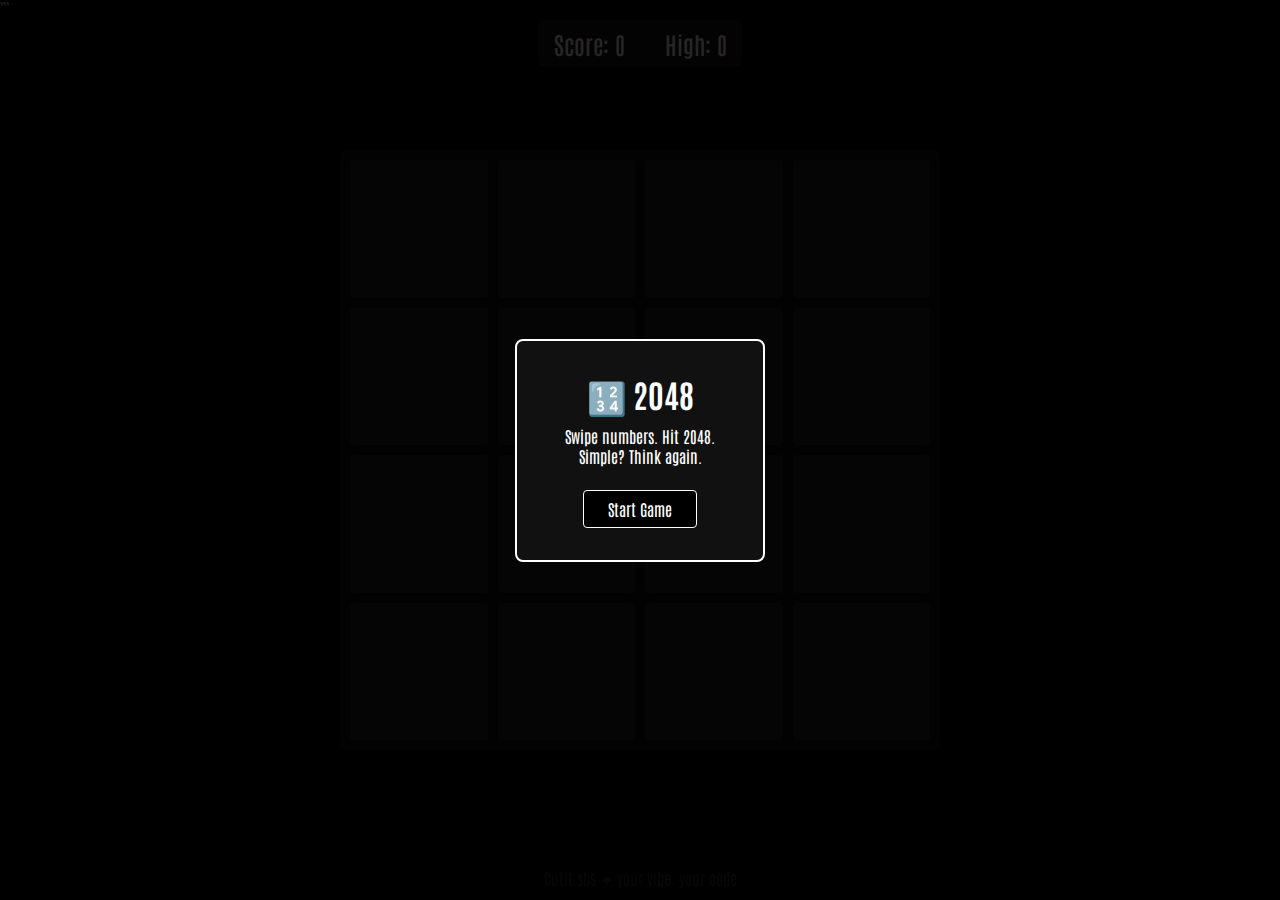
<file: 2048.html>
<!DOCTYPE html>
<html lang="en">
<head>
  <meta charset="UTF-8" />
  <meta
    name="viewport"
    content="width=device-width, initial-scale=1.0, maximum-scale=1.0, user-scalable=no"
  />
  <title>CutIt.sbs 🔢 2048</title>
  <link
    href="https://fonts.googleapis.com/css2?family=Antonio&display=swap"
    rel="stylesheet"
  />
  <style>
    * { margin: 0; padding: 0; box-sizing: border-box; }
    html, body {
      width: 100%; height: 100%; overflow: hidden;
      background: #000; color: #fff;
      font-family: 'Antonio', sans-serif;
      position: relative;
    }

    /* Overlay & Popups */
    .overlay {
      position: absolute; top: 0; left: 0;
      width: 100%; height: 100%;
      background: rgba(0,0,0,0.85);
      display: flex; align-items: center; justify-content: center;
      z-index: 10;
    }
    .popup {
      text-align: center;
      background: #111; padding: 2rem 3rem;
      border: 2px solid #fff; border-radius: 8px;
    }
    .popup h1 {
      font-size: 2rem; margin-bottom: 0.5rem;
    }
    .popup p {
      margin-bottom: 1.5rem; font-size: 1rem;
    }
    .popup button {
      font-family: inherit;
      font-size: 1rem; padding: 0.5rem 1.5rem;
      background: #000; color: #fff;
      border: 1px solid #fff; border-radius: 4px;
      cursor: pointer;
    }

    /* HUD */
    #hud {
      position: absolute; top: 20px; left: 50%;
      transform: translateX(-50%);
      display: flex; gap: 40px;
      background: rgba(255,255,255,0.1);
      padding: 8px 16px; border-radius: 8px;
      font-size: 24px; user-select: none;
      z-index: 5;
    }
    .hud-item {
      transition: transform 0.2s ease;
    }
    .hud-item.pop {
      transform: scale(1.3);
    }

    /* Grid */
    #grid {
      display: grid;
      grid-template: repeat(4, 1fr) / repeat(4, 1fr);
      gap: 10px;
      width: 90vmin; height: 90vmin;
      max-width: 600px; max-height: 600px;
      background: #111;
      padding: 10px;
      border-radius: 8px;
      position: absolute; top: 50%; left: 50%;
      transform: translate(-50%, -50%);
    }
    .cell {
      background: #222;
      border-radius: 4px;
      position: relative;
    }
    .tile {
      position: absolute;
      width: 100%; height: 100%;
      display: flex; align-items: center; justify-content: center;
      font-size: 2rem; font-weight: bold;
      background: #fff; color: #000;
      border-radius: 4px;
      transition: transform 0.2s ease;
    }

    /* Watermark */
    .watermark {
      position: absolute; bottom: 10px; width: 100%;
      text-align: center; font-size: 1rem;
      color: rgba(255,255,255,0.2);
      pointer-events: none;
    }
  </style>
</head>
<body>

  <div id="overlay-start" class="overlay">
    <div class="popup">
      <h1>🔢 2048</h1>
      <p>Swipe numbers. Hit 2048.<br/>Simple? Think again.</p>
      <button id="start-btn">Start Game</button>
    </div>
  </div>

  <div id="hud">
    <div id="score-display" class="hud-item">Score: 0</div>
    <div id="high-display" class="hud-item">High: 0</div>
  </div>

  <div id="grid">
    <!-- 4×4 empty cells -->
    <div class="cell"></div><div class="cell"></div>
    <div class="cell"></div><div class="cell"></div>
    <div class="cell"></div><div class="cell"></div>
    <div class="cell"></div><div class="cell"></div>
    <div class="cell"></div><div class="cell"></div>
    <div class="cell"></div><div class="cell"></div>
    <div class="cell"></div><div class="cell"></div>
    <div class="cell"></div><div class="cell"></div>
  </div>

  <div id="overlay-end" class="overlay" style="display:none;">
    <div class="popup">
      <h1>Game Over</h1>
      <p id="end-score"></p>
      <button id="retry-btn">Play Again</button>
      <button id="home-btn">Home</button>
    </div>
  </div>

  <div class="watermark">
    CutIt.sbs ✦ your vibe. your code
  </div>

  <script>
    const startBtn = document.getElementById('start-btn');
    const retryBtn = document.getElementById('retry-btn');
    const homeBtn  = document.getElementById('home-btn');
    const overlayStart = document.getElementById('overlay-start');
    const overlayEnd   = document.getElementById('overlay-end');
    const scoreEl = document.getElementById('score-display');
    const highEl  = document.getElementById('high-display');
    const endScore= document.getElementById('end-score');
    const gridEl  = document.getElementById('grid');
    let score = 0, highScore = +localStorage.getItem('cutit_2048_high') || 0;
    let board = [];

    function pop(el) {
      el.classList.add('pop');
      setTimeout(() => el.classList.remove('pop'), 200);
    }

    function updateHUD() {
      scoreEl.textContent = `Score: ${score}`;
      highEl.textContent  = `High: ${highScore}`;
    }

    function spawnTile() {
      const empties = [];
      board.forEach((v,i) => { if (!v) empties.push(i); });
      if (!empties.length) return;
      const idx = empties[Math.floor(Math.random() * empties.length)];
      board[idx] = Math.random() < 0.9 ? 2 : 4;
    }

    function init() {
      board = Array(16).fill(0);
      score = 0;
      updateHUD();
      gridEl.querySelectorAll('.tile').forEach(t=>t.remove());
      spawnTile(); spawnTile();
      render();
    }

    function render() {
      gridEl.querySelectorAll('.tile').forEach(t => t.remove());
      board.forEach((val, idx) => {
        if (!val) return;
        const tile = document.createElement('div');
        tile.className = 'tile';
        tile.textContent = val;
        gridEl.children[idx].appendChild(tile);
      });
    }

    function slide(row) {
      const arr = row.filter(v=>v);
      for (let i=0; i<arr.length-1; i++) {
        if (arr[i] === arr[i+1]) {
          arr[i] *= 2;
          score += arr[i];
          if (score > highScore) highScore = score;
          arr[i+1] = 0;
        }
      }
      return arr.filter(v=>v).concat(Array(4 - arr.filter(v=>v).length).fill(0));
    }

    function move(dir) {
      let moved = false;
      const prev = board.slice();
      for (let i = 0; i < 4; i++) {
        let row = [];
        for (let j = 0; j < 4; j++) {
          let idx;
          if (dir === 'L') idx = i*4 + j;
          if (dir === 'R') idx = i*4 + (3-j);
          if (dir === 'U') idx = j*4 + i;
          if (dir === 'D') idx = (3-j)*4 + i;
          row.push(board[idx]);
        }
        const newRow = slide(row);
        for (let j = 0; j < 4; j++) {
          let idx;
          if (dir === 'L') idx = i*4 + j;
          if (dir === 'R') idx = i*4 + (3-j);
          if (dir === 'U') idx = j*4 + i;
          if (dir === 'D') idx = (3-j)*4 + i;
          board[idx] = newRow[j];
        }
      }
      if (board.some((v,i) => v !== prev[i])) moved = true;
      return moved;
    }

    function canMove() {
      if (board.includes(0)) return true;
      for (let i=0; i<4; i++) {
        for (let j=0; j<3; j++) {
          if (board[i*4+j] === board[i*4+j+1]) return true;
          if (board[j*4+i] === board[(j+1)*4+i]) return true;
        }
      }
      return false;
    }

    function endGame() {
      localStorage.setItem('cutit_2048_high', highScore);
      endScore.textContent = `Score: ${score}` +
        (score===highScore?' (New High!)':'');
      overlayEnd.style.display = 'flex';
      updateHUD();
    }

    function handleMove(dir) {
      if (!move(dir)) return;
      spawnTile();
      updateHUD();
      pop(scoreEl); pop(highEl);
      render();
      if (!canMove()) endGame();
    }

    // Input handlers
    window.addEventListener('keydown', e => {
      const map = { ArrowLeft:'L', ArrowRight:'R',
                    ArrowUp:'U', ArrowDown:'D' };
      if (map[e.key]) handleMove(map[e.key]);
    });

    let startX, startY;
    gridEl.addEventListener('touchstart', e => {
      startX = e.touches[0].clientX;
      startY = e.touches[0].clientY;
    }, { passive: true });
    gridEl.addEventListener('touchend', e => {
      const dx = e.changedTouches[0].clientX - startX;
      const dy = e.changedTouches[0].clientY - startY;
      if (Math.abs(dx) > 30 || Math.abs(dy) > 30) {
        const dir = Math.abs(dx) > Math.abs(dy)
          ? dx>0?'R':'L'
          : dy>0?'D':'U';
        handleMove(dir);
      }
    });

    // Buttons
    startBtn.addEventListener('click', () => {
      overlayStart.style.display = 'none';
      init();
    });
    retryBtn.addEventListener('click', () => {
      overlayEnd.style.display = 'none';
      init();
    });
    homeBtn.addEventListener('click', () => {
      location.href = 'https://cutit.sbs/games';
    });

    // Initialize high score display
    updateHUD();
  </script>
</body>
</html>
```
</file>
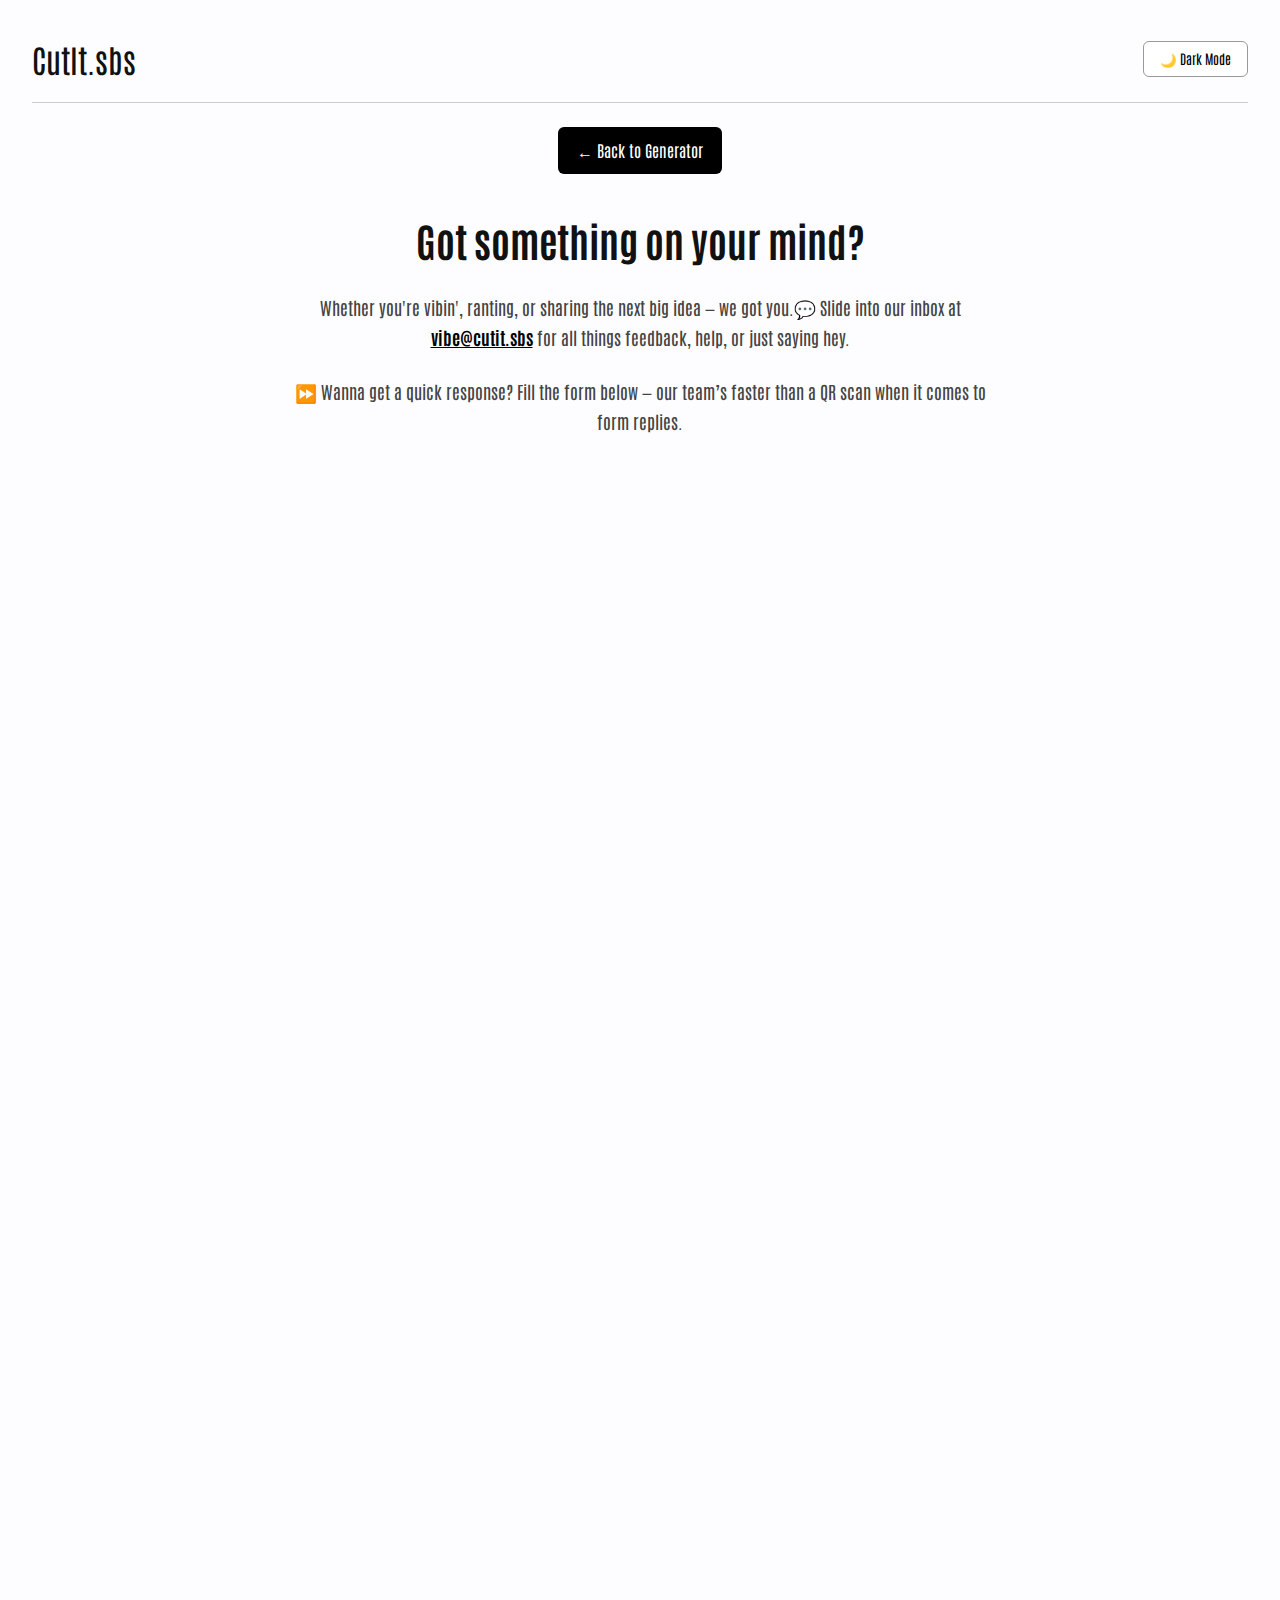
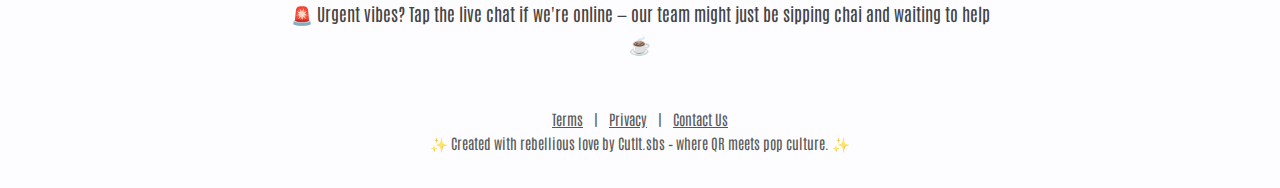
<file: contact.html>
<!DOCTYPE html>
<html lang="en">
<head>
  <!-- Google tag (gtag.js) -->
<script async src="https://www.googletagmanager.com/gtag/js?id=G-70PVFGLP9G"></script>
<script>
  window.dataLayer = window.dataLayer || [];
  function gtag(){dataLayer.push(arguments);}
  gtag('js', new Date());

  gtag('config', 'G-70PVFGLP9G');
</script>
  <meta charset="UTF-8" />
  <meta name="viewport" content="width=device-width, initial-scale=1.0"/>
  <title>Contact Us ✦ CutIt.sbs</title>
  <link href="https://fonts.googleapis.com/css2?family=Antonio:wght@700&display=swap" rel="stylesheet" />
  <style>
    * { margin: 0; padding: 0; box-sizing: border-box; font-family: 'Antonio', sans-serif; }
    body { background: #fdfdff; color: #111; padding: 2rem; text-align: center; line-height: 1.7; transition: background 0.3s, color 0.3s; }
    .dark-mode { background: #111; color: #fdfdff; }

    header {
      display: flex; justify-content: space-between; align-items: center;
      padding-bottom: 1rem; border-bottom: 1px solid #ccc; margin-bottom: 1.5rem;
    }
    .logo { font-size: 2rem; }
    .toggle-btn {
      padding: 0.5rem 1rem; border-radius: 6px; border: 1px solid #999;
      background: white; cursor: pointer;
    }

    .back-btn {
      display: inline-block; margin-bottom: 2rem; font-size: 1rem;
      padding: 0.6rem 1.2rem; border-radius: 6px; border: none;
      background: #000; color: #fff; text-decoration: none;
      transition: background 0.3s;
    }
    .back-btn:hover { background: #333; }

    h1 { font-size: 2.5rem; margin-bottom: 1.2rem; }
    p { font-size: 1.1rem; max-width: 700px; margin: auto; margin-bottom: 1.5rem; color: #444; }
    .email-link { color: #000; font-weight: bold; text-decoration: underline; }
    .dark-mode .email-link { color: #fdfdff; }

    iframe {
      border: none; margin-top: 2rem; border-radius: 12px;
      width: 100%; height: 1100px;
    }

    footer {
      margin-top: 3rem; font-size: 0.9rem; opacity: 0.7;
    }
    .footer-links a {
      margin: 0 0.5rem; color: inherit; text-decoration: underline;
    }
  </style>
</head>
<body>
  <header>
    <div class="logo">CutIt.sbs</div>
    <button class="toggle-btn" onclick="toggleDarkMode()">🌙 Dark Mode</button>
  </header>

  <a href="index.html" class="back-btn">← Back to Generator</a>

  <h1>Got something on your mind?</h1>

  <p>Whether you're vibin', ranting, or sharing the next big idea — we got you.💬  
  Slide into our inbox at <a class="email-link" href="mailto:vibe@cutit.sbs">vibe@cutit.sbs</a>  
  for all things feedback, help, or just saying hey.</p>

  <p>⏩ Wanna get a quick response?  
  Fill the form below — our team’s faster than a QR scan when it comes to form replies.</p>

  <iframe src="https://docs.google.com/forms/d/e/1FAIpQLSddy5neP3JlBPYJEEPTTWD-DwiQ6VpB7y4kYDNFa2DJKVKl4A/viewform?embedded=true">
    Loading…
  </iframe>

  <p>🚨 Urgent vibes? Tap the live chat if we're online —  
  our team might just be sipping chai and waiting to help ☕</p>

  <footer>
    <div class="footer-links">
      <a href="terms.html">Terms</a> | <a href="privacy.html">Privacy</a> | <a href="contact.html">Contact Us</a>
    </div>
    ✨ Created with rebellious love by CutIt.sbs – where QR meets pop culture. ✨
  </footer>

  <!-- Dark Mode Script -->
  <script>
    function toggleDarkMode() {
      document.body.classList.toggle('dark-mode');
    }
  </script>

  <!-- Zoho SalesIQ Live Chat -->
  <script>
    window.$zoho=window.$zoho || {};
    $zoho.salesiq = $zoho.salesiq || { ready: function() {} };
  </script>
  <script id="zsiqscript" src="https://salesiq.zohopublic.in/widget?wc=siq75c478e529173b2d56909ed728473601778920eaed652045e9bad0131d53cae0" defer></script>
</body>
</html>
</file>
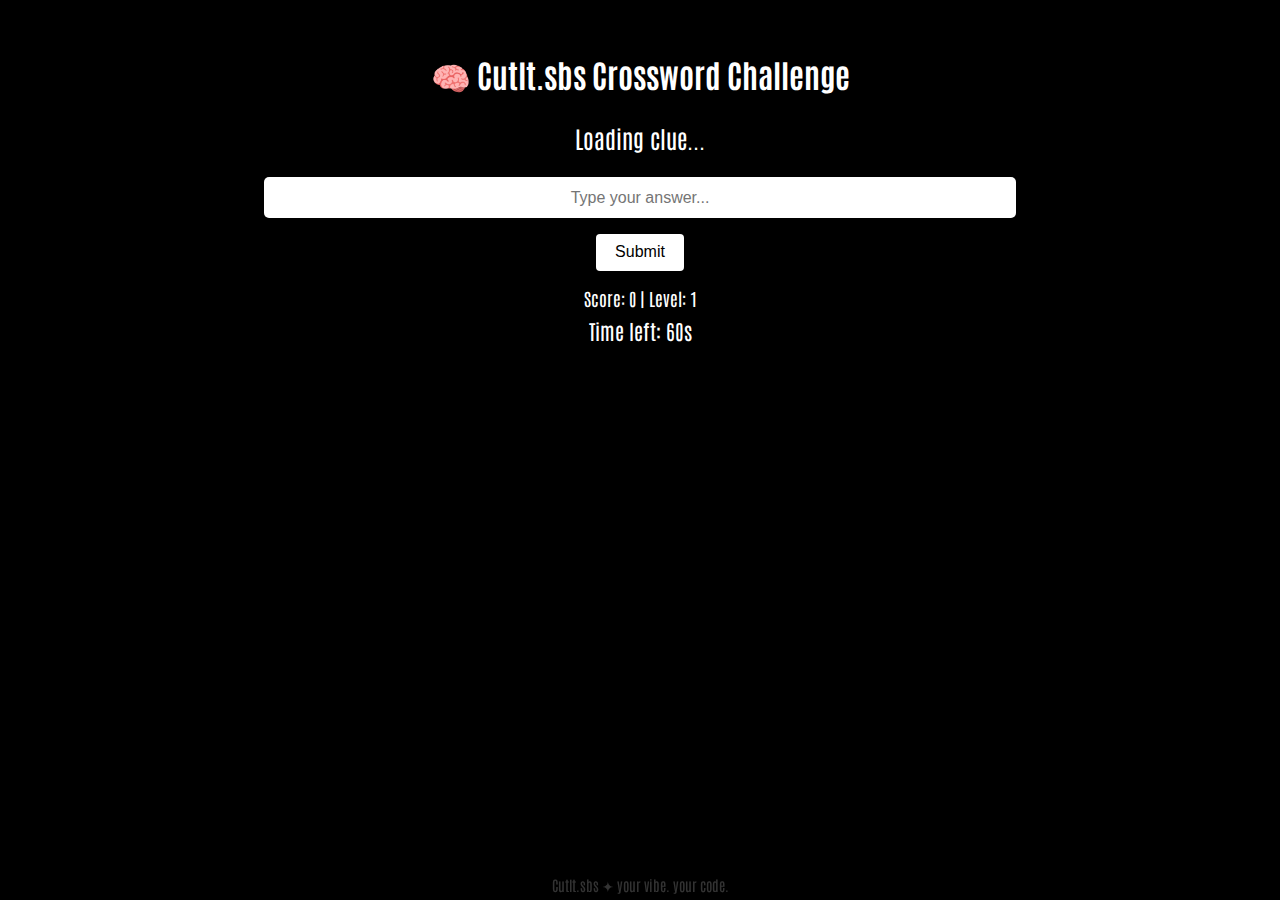
<file: crossword.html>
<!DOCTYPE html>
<html lang="en">
<head>
  <meta charset="UTF-8">
  <title>CutIt.sbs ✦ Crossword Challenge</title>
  <meta name="viewport" content="width=device-width, initial-scale=1.0">
  <link href="https://fonts.googleapis.com/css2?family=Antonio&display=swap" rel="stylesheet">
  <style>
    body {
      margin: 0;
      font-family: 'Antonio', sans-serif;
      background-color: #000;
      color: #fff;
      text-align: center;
    }

    .container {
      padding: 2rem;
    }

    h1 {
      font-size: 2rem;
      margin-bottom: 1rem;
    }

    #clue {
      font-size: 1.5rem;
      margin: 1.5rem 0;
    }

    #answerInput {
      padding: 0.7rem;
      font-size: 1rem;
      width: 60%;
      text-align: center;
      border: none;
      border-radius: 5px;
    }

    #submitAnswer {
      margin-top: 1rem;
      padding: 0.6rem 1.2rem;
      font-size: 1rem;
      border: none;
      background-color: #fff;
      color: #000;
      cursor: pointer;
      border-radius: 4px;
    }

    #scoreboard {
      margin-top: 1rem;
      font-size: 1.1rem;
    }

    #timer {
      margin-top: 0.5rem;
      font-size: 1.3rem;
    }

    #popup {
      position: fixed;
      top: 0; left: 0; width: 100%; height: 100%;
      background-color: rgba(0, 0, 0, 0.95);
      color: white;
      font-size: 1.2rem;
      display: none;
      flex-direction: column;
      justify-content: center;
      align-items: center;
      z-index: 9999;
      padding: 2rem;
    }

    .watermark {
      position: fixed;
      bottom: 5px;
      width: 100%;
      font-size: 0.9rem;
      opacity: 0.2;
      text-align: center;
    }
  </style>
</head>
<body>
  <div class="container">
    <h1>🧠 CutIt.sbs Crossword Challenge</h1>
    <div id="clue">Loading clue...</div>
    <input type="text" id="answerInput" placeholder="Type your answer..." />
    <br>
    <button id="submitAnswer">Submit</button>
    <div id="scoreboard">Score: 0 | Level: 1</div>
    <div id="timer">Time left: 60s</div>
  </div>

  <div class="watermark">CutIt.sbs ✦ your vibe. your code.</div>

  <div id="popup">
    <div id="popupMessage"></div>
    <p>🏆 Post your score screenshot on <strong>Instagram</strong> (<a href='https://instagram.com/cutit.sbs' target='_blank'>@cutit.sbs</a>) or <strong>X</strong> (<a href='https://x.com/cutitsbs' target='_blank'>@cutitsbs</a>) and <strong>win exciting prizes!</strong> 🎁</p>
    <button onclick="location.reload()">Play Again</button>
  </div>

  <script>
    const levels = {
  "words": [
    /* Level 1 (Basic) */ 
    {"word": "axiom", "clue": "Self-evident truth in mathematics"},
    {"word": "sonnet", "clue": "14-line poetic form"},
    {"word": "enzyme", "clue": "Biological catalyst"},
    {"word": "zenith", "clue": "Highest celestial point"},
    {"word": "quark", "clue": "Elementary particle in physics"},
    {"word": "trochee", "clue": "Metrical foot in poetry (stressed-unstressed)"},
    {"word": "lemma", "clue": "Auxiliary theorem in mathematics"},

    /* Level 2 */ 
    {"word": "hegira", "clue": "Muhammad's pivotal migration from Mecca"},
    {"word": "chthonic", "clue": "Relating to underworld deities"},
    {"word": "anomie", "clue": "Societal normlessness (Durkheim concept)"},
    {"word": "exegesis", "clue": "Critical textual interpretation"},
    {"word": "synecdoche", "clue": "Figure of speech using part for whole"},
    {"word": "noumenon", "clue": "Kantian thing-in-itself"},
    {"word": "ecliptic", "clue": "Sun's apparent celestial path"},

    /* Level 3 */ 
    {"word": "pleroma", "clue": "Gnostic concept of divine fullness"},
    {"word": "apophatic", "clue": "Theology defining God by negation"},
    {"word": "isostasy", "clue": "Geological equilibrium of crust"},
    {"word": "anagnorisis", "clue": "Critical recognition in tragedy"},
    {"word": "haecceity", "clue": "Essence making something 'this particular thing'"},
    {"word": "morphogen", "clue": "Biological development signaling molecule"},
    {"word": "pareidolia", "clue": "Perceiving patterns in randomness"},

    /* Level 4 */ 
    {"word": "zeugma", "clue": "Rhetorical device using one verb for multiple clauses"},
    {"word": "hypocorism", "clue": "Pet name or diminutive form (e.g., 'doggy')"},
    {"word": "prolepsis", "clue": "Anticipatory argumentative device"},
    {"word": "peripeteia", "clue": "Sudden reversal in drama"},
    {"word": "sphexish", "clue": "Robotically instinctive behavior"},
    {"word": "anacoluthon", "clue": "Mid-sentence grammatical shift for effect"},
    {"word": "defenestration", "clue": "Act of throwing out a window"},

    /* Level 5 */ 
    {"word": "heliotrope", "clue": "Sun-tracking astronomical instrument"},
    {"word": "antinomian", "clue": "Rejecting moral law as unnecessary for salvation"},
    {"word": "chiaroscuro", "clue": "Artistic light-dark contrast technique"},
    {"word": "eschatology", "clue": "Study of end times in theology"},
    {"word": "gematria", "clue": "Kabbalistic numerical text interpretation"},
    {"word": "bathos", "clue": "Anticlimactic descent from serious to trivial"},
    {"word": "solenodon", "clue": "Venomous mammalian relic species"},

    /* Level 6 */ 
    {"word": "tachyon", "clue": "Hypothetical faster-than-light particle"},
    {"word": "scansion", "clue": "Analysis of poetic meter"},
    {"word": "threnody", "clue": "Lamenting poetic composition"},
    {"word": "quincunx", "clue": "Geometric arrangement of five points"},
    {"word": "epeiric", "clue": "Relating to inland seas covering continents"},
    {"word": "autochthonous", "clue": "Indigenous or formed in situ"},
    {"word": "demimonde", "clue": "Marginalized social group (originally courtesans)"},

    /* Level 7 */ 
    {"word": "eisegesis", "clue": "Interpretation imposing external ideas onto text"},
    {"word": "anfractuous", "clue": "Winding or circuitous"},
    {"word": "omphalos", "clue": "Religious stone symbolizing world's navel"},
    {"word": "prosopopoeia", "clue": "Rhetorical device of personifying abstractions"},
    {"word": "tergiversate", "clue": "To equivocate or abandon a cause"},
    {"word": "noosphere", "clue": "Vernadsky's realm of human thought"},
    {"word": "chiliasm", "clue": "Millenarian belief in 1,000-year earthly paradise"},

    /* Level 8 */ 
    {"word": "apophasis", "clue": "Rhetorical device of mentioning by denying"},
    {"word": "bathykolpian", "clue": "Having deep bosoms (archaic poetic)"},
    {"word": "hamartia", "clue": "Tragic flaw in Aristotelian drama"},
    {"word": "hylozoism", "clue": "Philosophical doctrine attributing life to matter"},
    {"word": "molybdosis", "clue": "Pathological lead poisoning"},
    {"word": "opsimath", "clue": "One who learns late in life"},
    {"word": "sphragistics", "clue": "Study of seals and signets"},

    /* Level 9 */ 
    {"word": "cryptomnesia", "clue": "Unrecognized memory masquerading as original thought"},
    {"word": "dysphuism", "clue": "Deliberate use of obscure diction"},
    {"word": "hecatoncheir", "clue": "Hundred-handed giant in Greek mythology"},
    {"word": "metempsychosis", "clue": "Transmigration of souls"},
    {"word": "paregmenon", "clue": "Rhetorical device using derivatives of same root"},
    {"word": "ultracrepidarian", "clue": "One who opines beyond their expertise"},
    {"word": "xenoglossy", "clue": "Speaking unlearned languages"},

    /* Level 10 */ 
    {"word": "anacampserote", "clue": "Mythical object restoring lost love"},
    {"word": "borborygmus", "clue": "Medical term for stomach rumbling"},
    {"word": "catachresis", "clue": "Rhetorical misuse of words (e.g., 'blind mouth')"},
    {"word": "hippocrepiform", "clue": "Horseshoe-shaped"},
    {"word": "mumpsimus", "clue": "Persistent adherence to incorrect tradition"},
    {"word": "quodlibet", "clue": "Scholarly debate on philosophical questions"},
    {"word": "sciolism", "clue": "Pretentious superficial knowledge"},

    /* Level 11 */ 
    {"word": "apocatastasis", "clue": "Restoration to original state (Origen's theology)"},
    {"word": "dasyphyllous", "clue": "Having thick or hairy leaves"},
    {"word": "eschatocol", "clue": "Final section of ancient documents"},
    {"word": "gnotobiosis", "clue": "Raising organisms in germ-free conditions"},
    {"word": "hypocorisma", "clue": "Linguistic phenomenon of pet name formation"},
    {"word": "prosopagnosia", "clue": "Neurological inability to recognize faces"},

    /* Level 12 */ 
    {"word": "cacozelia", "clue": "Rhetorical vice of affected diction"},
    {"word": "epiclesis", "clue": "Invocation in Eucharistic prayers"},
    {"word": "heautontimorumenos", "clue": "Self-tormenting person (Terence title)"},
    {"word": "myrmecochory", "clue": "Seed dispersal by ants"},
    {"word": "phariseeism", "clue": "Hypocritical religious observance"},
    {"word": "tristich", "clue": "Three-line poetic unit"},

    /* Level 13 */ 
    {"word": "bathysiderodromophobia", "clue": "Fear of subways"},
    {"word": "dendrochronology", "clue": "Tree-ring dating method"},
    {"word": "hierophany", "clue": "Manifestation of the sacred (Eliade)"},
    {"word": "oneiromancy", "clue": "Divination through dreams"},
    {"word": "penumbra", "clue": "Partial shadow in astronomy/law"},
    {"word": "thaumaturgy", "clue": "Working of miracles or magic"},

    /* Level 14 */ 
    {"word": "anacusic", "clue": "Profoundly deaf (medical term)"},
    {"word": "eellogofusciouhipoppokunurious", "clue": "Extremely good (nonce word)"},
    {"word": "floccinaucinihilipilification", "clue": "Act of deeming something worthless"},
    {"word": "iridocyclitis", "clue": "Ocular inflammation condition"},
    {"word": "pneumonoultramicroscopicsilicovolcanoconiosis", "clue": "Lung disease from volcanic dust"},
    {"word": "xanthocyanopsy", "clue": "Form of color blindness"},

    /* Level 15 (Hardest) */ 
    {"word": "antidisestablishmentarianism", "clue": "Opposition to church-state separation"},
    {"word": "cyclohexylsulfamate", "clue": "Chemical name for artificial sweetener"},
    {"word": "hepaticocholangiojejunostomy", "clue": "Surgical bile duct procedure"},
    {"word": "hippopotomonstrosesquipedaliophobia", "clue": "Fear of long words"},
    {"word": "parastratiosphecomyia", "clue": "Genus of soldier fly"},
    {"word": "spectrophotofluorometrically", "clue": "Via light emission/absorption analysis"}
  ]
};

    let level = 0;
    let index = 0;
    let score = 0;
    let timeLeft = 60;
    let timer;
    let totalTime = 0;

    const clueEl = document.getElementById('clue');
    const input = document.getElementById('answerInput');
    const timerEl = document.getElementById('timer');
    const scoreEl = document.getElementById('scoreboard');
    const popup = document.getElementById('popup');
    const popupMessage = document.getElementById('popupMessage');

    function loadWord() {
      if (level >= levels.length) {
        showPopup("🎉 You've completed all levels!<br>Final Score: " + score + "<br>Total Time: " + totalTime + "s");
        return;
      }

      if (index >= levels[level].words.length) {
        level++;
        index = 0;
        loadWord();
        return;
      }

      const wordObj = levels[level].words[index];
      clueEl.innerHTML = wordObj.clue;
      input.value = "";
      resetTimer();
    }

    function resetTimer() {
      clearInterval(timer);
      timeLeft = 60;
      timerEl.textContent = "Time left: " + timeLeft + "s";
      timer = setInterval(() => {
        timeLeft--;
        timerEl.textContent = "Time left: " + timeLeft + "s";
        if (timeLeft <= 0) {
          clearInterval(timer);
          showPopup("⏱️ Time's up!<br>Final Score: " + score + "<br>Total Time: " + totalTime + "s");
        }
      }, 1000);
    }

    function showPopup(msg) {
      popup.style.display = "flex";
      popupMessage.innerHTML = msg;
    }

    document.getElementById("submitAnswer").onclick = () => {
      const answer = input.value.trim().toLowerCase();
      const correct = levels[level].words[index].word.toLowerCase();
      totalTime += (60 - timeLeft);

      if (answer === correct) {
        score += (level + 1) * 5;
        index++;
        loadWord();
        scoreEl.textContent = "Score: " + score + " | Level: " + (level + 1);
      } else {
        clearInterval(timer);
        showPopup("❌ Wrong answer!<br>Final Score: " + score + "<br>Total Time: " + totalTime + "s");
      }
    };

    loadWord();
  </script>
</body>
</html>
</file>
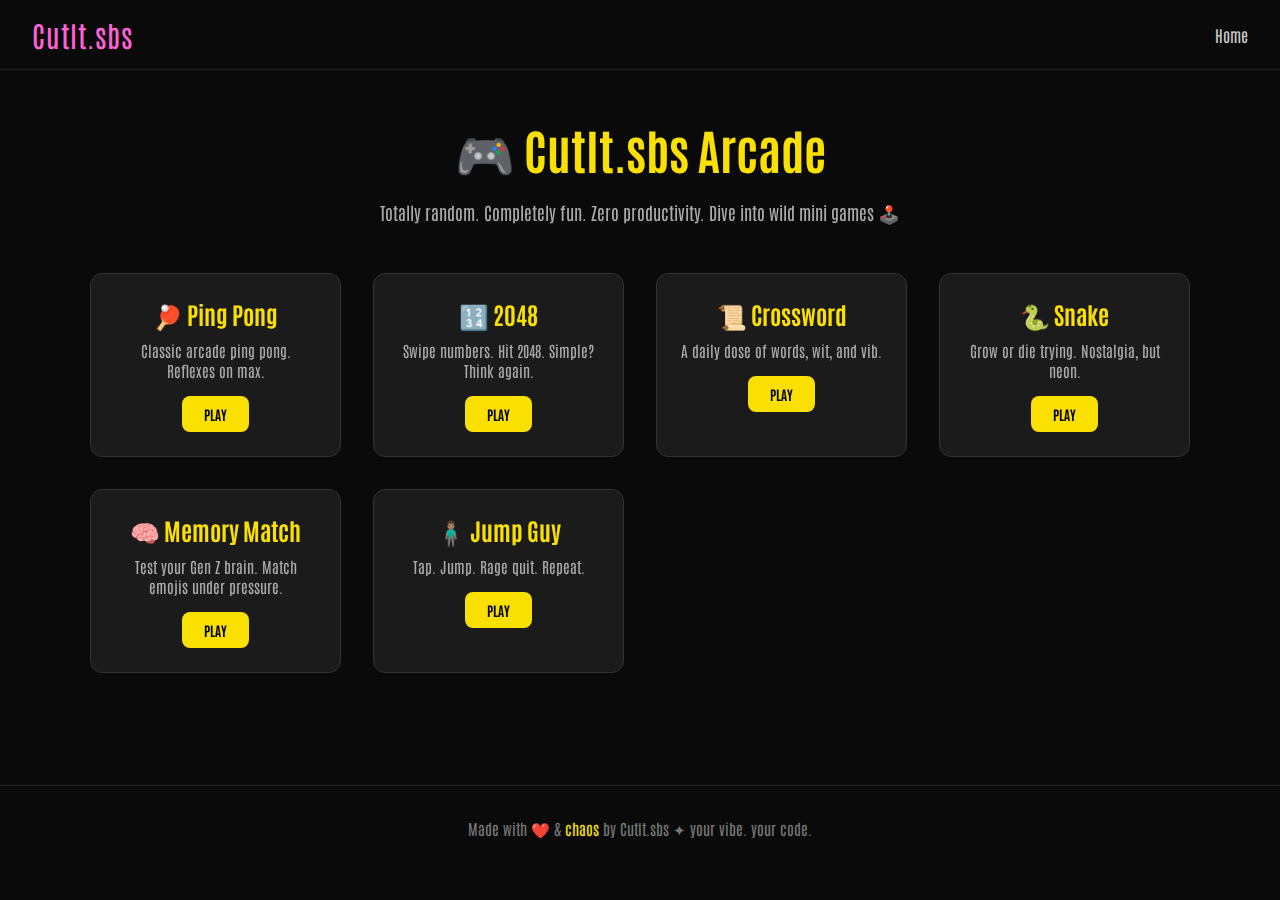
<file: games.html>
<!DOCTYPE html>
<html lang="en">
<head>
  <!-- Google tag (gtag.js) -->
<script async src="https://www.googletagmanager.com/gtag/js?id=G-70PVFGLP9G"></script>
<script>
  window.dataLayer = window.dataLayer || [];
  function gtag(){dataLayer.push(arguments);}
  gtag('js', new Date());

  gtag('config', 'G-70PVFGLP9G');
</script>
  <meta charset="UTF-8" />
  <meta name="viewport" content="width=device-width, initial-scale=1.0"/>
  <title>CutIt.sbs ✦ Arcade</title>
  <link href="https://fonts.googleapis.com/css2?family=Antonio:wght@600&display=swap" rel="stylesheet"/>

  <style>
    * {
      margin: 0;
      padding: 0;
      box-sizing: border-box;
      font-family: 'Antonio', sans-serif;
    }

    body {
      background: #0a0a0a;
      color: #ffffff;
      overflow-x: hidden;
    }

    /* Floating Emojis */
    .floating-emojis {
      position: fixed;
      top: 0;
      left: 0;
      width: 100%;
      height: 100%;
      overflow: hidden;
      z-index: 0;
      pointer-events: none;
    }

    .emoji {
      position: absolute;
      font-size: 2rem;
      animation: floatUp 12s linear infinite;
      opacity: 0.5;
    }

    @keyframes floatUp {
      0% {
        transform: translateY(100vh) translateX(0);
        opacity: 0;
      }
      50% {
        opacity: 0.6;
      }
      100% {
        transform: translateY(-20vh) translateX(20px);
        opacity: 0;
      }
    }

    /* Header */
    header {
      width: 100%;
      padding: 1rem 2rem;
      display: flex;
      align-items: center;
      justify-content: space-between;
      background: #0a0a0a;
      border-bottom: 1px solid #222;
      position: sticky;
      top: 0;
      z-index: 10;
    }

    .logo {
      font-size: 1.8rem;
      color: #ff62d6;
      letter-spacing: 1px;
    }

    nav a {
      color: #ccc;
      text-decoration: none;
      margin-left: 1.5rem;
      font-size: 1rem;
      transition: color 0.3s ease;
    }

    nav a:hover {
      color: #f9e000;
    }

    /* Main Content */
    main {
      padding: 3rem 1rem;
      position: relative;
      z-index: 1;
    }

    h1 {
      text-align: center;
      font-size: 3rem;
      color: #f9e000;
      margin-bottom: 1rem;
    }

    p.description {
      text-align: center;
      font-size: 1.1rem;
      color: #aaa;
      margin-bottom: 3rem;
    }

    .game-grid {
      display: grid;
      grid-template-columns: repeat(auto-fit, minmax(250px, 1fr));
      gap: 2rem;
      max-width: 1100px;
      margin: 0 auto;
    }

    .game-card {
      background: #1b1b1b;
      border: 1px solid #333;
      border-radius: 12px;
      padding: 1.5rem;
      text-align: center;
      transition: transform 0.3s ease, box-shadow 0.3s ease;
    }

    .game-card:hover {
      transform: scale(1.05);
      box-shadow: 0 0 20px #f9e00066;
    }

    .game-card h2 {
      color: #f9e000;
      font-size: 1.5rem;
      margin-bottom: 0.5rem;
    }

    .game-card p {
      font-size: 0.95rem;
      color: #aaa;
    }

    .play-btn {
      margin-top: 1rem;
      background: #f9e000;
      color: #000;
      border: none;
      padding: 0.6rem 1.4rem;
      border-radius: 8px;
      cursor: pointer;
      font-weight: bold;
      text-transform: uppercase;
    }

    .play-btn:hover {
      background: #e2cb00;
    }

    /* Footer */
    footer {
      text-align: center;
      margin-top: 4rem;
      padding: 2rem 1rem;
      font-size: 0.95rem;
      color: #777;
      border-top: 1px solid #222;
      background: #0a0a0a;
    }
    footer span {
      color: #f9e000;
    }
  </style>
</head>
<body>

  <!-- Floating Emojis -->
  <div class="floating-emojis" id="emojiContainer"></div>

  <!-- Header -->
  <header>
    <div class="logo">CutIt.sbs</div>
    <nav>
      <a href="/">Home</a>
    </nav>
  </header>

  <!-- Main Content -->
  <main>
    <h1>🎮 CutIt.sbs Arcade</h1>
    <p class="description">Totally random. Completely fun. Zero productivity. Dive into wild mini games 🕹️</p>

    <div class="game-grid">
      <div class="game-card">
        <h2>🏓 Ping Pong</h2>
        <p>Classic arcade ping pong. Reflexes on max.</p>
        <button class="play-btn" onclick="location.href='https://cutit.sbs/pingpong'">Play</button>
      </div>

      <div class="game-card">
        <h2>🔢 2048</h2>
        <p>Swipe numbers. Hit 2048. Simple? Think again.</p>
        <button class="play-btn" onclick="location.href='https://cutit.sbs/2048'">Play</button>
      </div>

      <div class="game-card">
        <h2>📜 Crossword</h2>
        <p>A daily dose of words, wit, and vib.</p>
        <button class="play-btn" onclick="location.href='https://cutit.sbs/crossword'">Play</button>
      </div>

      <div class="game-card">
        <h2>🐍 Snake</h2>
        <p>Grow or die trying. Nostalgia, but neon.</p>
        <button class="play-btn" onclick="location.href='https://cutit.sbs/snakegame'">Play</button>
      </div>

      <div class="game-card">
        <h2>🧠 Memory Match</h2>
        <p>Test your Gen Z brain. Match emojis under pressure.</p>
        <button class="play-btn" onclick="location.href='https://cutit.sbs/MemoryMatch'">Play</button>
      </div>

      <div class="game-card">
        <h2>🧍🏽‍♂️ Jump Guy</h2>
        <p>Tap. Jump. Rage quit. Repeat.</p>
        <button class="play-btn" onclick="location.href='games/jump-guy.html'">Play</button>
      </div>
    </div>
  </main>

  <!-- Footer -->
  <footer>
    Made with <span>❤️</span> & <span>chaos</span> by CutIt.sbs ✦ your vibe. your code.
  </footer>

  <!-- Emoji Generator Script -->
  <script>
    const emojis = ["💥", "🚀", "🎮", "✨", "🕹️", "🐍", "😈", "🏓", "🌀", "🔥"];
    const container = document.getElementById('emojiContainer');

    function createEmoji() {
      const emoji = document.createElement('div');
      emoji.classList.add('emoji');
      emoji.innerText = emojis[Math.floor(Math.random() * emojis.length)];
      emoji.style.left = `${Math.random() * 100}%`;
      emoji.style.fontSize = `${Math.random() * 1.5 + 1.2}rem`;
      emoji.style.animationDuration = `${10 + Math.random() * 10}s`;
      container.appendChild(emoji);

      setTimeout(() => emoji.remove(), 12000);
    }

    setInterval(createEmoji, 500);
  </script>
</body>
</html>
</file>
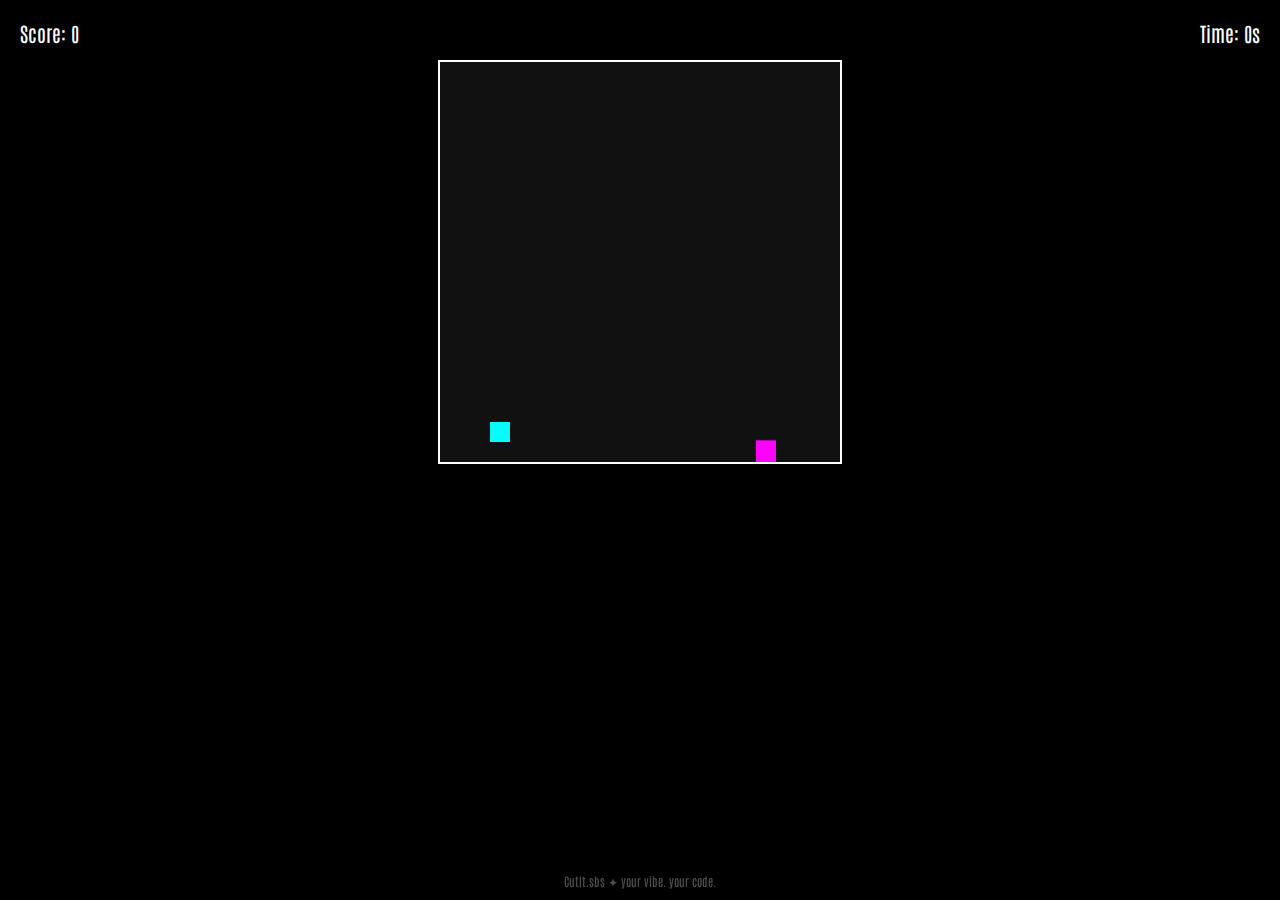
<file: JumpGuy.html>
<!DOCTYPE html>
<html lang="en">
<head>
  <meta charset="UTF-8" />
  <meta name="viewport" content="width=device-width, initial-scale=1.0"/>
  <title>Jump Guy ✦ CutIt.sbs</title>
  <style>
    @import url('https://fonts.googleapis.com/css2?family=Antonio:wght@400;700&display=swap');
    body {
      margin: 0;
      font-family: 'Antonio', sans-serif;
      background-color: #000;
      color: #fff;
      overflow: hidden;
      display: flex;
      flex-direction: column;
      align-items: center;
      justify-content: flex-start;
    }
    canvas {
      background: #111;
      border: 2px solid #fff;
      margin-top: 60px;
    }
    #scoreBoard, #timer {
      position: absolute;
      top: 20px;
      font-size: 20px;
    }
    #scoreBoard { left: 20px; }
    #timer { right: 20px; }
    .popup {
      position: absolute;
      top: 50%;
      left: 50%;
      transform: translate(-50%, -50%);
      background: #000;
      color: #fff;
      border: 2px solid #fff;
      padding: 30px;
      text-align: center;
      display: none;
      z-index: 10;
      max-width: 90%;
    }
    .btn {
      padding: 10px 20px;
      font-size: 18px;
      margin: 10px 5px 0;
      background: #fff;
      color: #000;
      border: none;
      cursor: pointer;
      font-family: 'Antonio';
    }
    .emoji {
      position: absolute;
      font-size: 24px;
      pointer-events: none;
      animation: floatUp 1.5s ease-out forwards;
    }
    @keyframes floatUp {
      0% { opacity: 1; transform: translateY(0); }
      100% { opacity: 0; transform: translateY(-100px); }
    }
    footer {
      position: fixed;
      bottom: 10px;
      font-size: 12px;
      opacity: 0.3;
    }
    ul {
      list-style: none;
      padding: 0;
      margin: 10px 0 0;
    }
    li {
      font-size: 16px;
    }
  </style>
</head>
<body>
  <div id="scoreBoard">Score: 0</div>
  <div id="timer">Time: 0s</div>
  <canvas id="gameCanvas" width="400" height="400"></canvas>

  <!-- Game Over Popup -->
  <div id="popup" class="popup">
    <h2>Game Over!</h2>
    <p id="finalScore"></p>
    <p>📸 Screenshot and tag <strong>@cutit.sbs</strong> to win prizes!</p>
    <div id="leaderboard"></div>
    <button class="btn" onclick="location.reload()">Play Again</button>
    <button class="btn" onclick="window.location.href='https://cutit.sbs/games'">Home</button>
  </div>

  <!-- Milestone Pop-up -->
  <div id="milestonePopup" class="popup">
    <h2>🎉 Milestone!</h2>
    <p id="milestoneText"></p>
  </div>

  <footer>CutIt.sbs ✦ your vibe. your code.</footer>

  <script>
    const canvas = document.getElementById('gameCanvas');
    const ctx = canvas.getContext('2d');
    const popup = document.getElementById('popup');
    const milestonePopup = document.getElementById('milestonePopup');
    const milestoneText = document.getElementById('milestoneText');
    const scoreBoard = document.getElementById('scoreBoard');
    const finalScore = document.getElementById('finalScore');
    const timerDisplay = document.getElementById('timer');
    const leaderboardDiv = document.getElementById('leaderboard');

    let player = { x: 50, y: 360, width: 20, height: 20, vy: 0, jumping: false };
    let gravity = 1;
    let obstacles = [];
    let score = 0;
    let gameSpeed = 2;
    let gameOver = false;
    let startTime = Date.now();
    let milestones = [5, 10, 25, 50, 100];
    let shownMilestones = [];

    function createObstacle() {
      let height = 20 + Math.random() * 30;
      obstacles.push({ x: 400, y: 400 - height, width: 20, height: height });
    }

    function drawPlayer() {
      ctx.fillStyle = '#0ff';
      ctx.fillRect(player.x, player.y, player.width, player.height);
    }

    function drawObstacles() {
      ctx.fillStyle = '#f0f';
      obstacles.forEach(obs => ctx.fillRect(obs.x, obs.y, obs.width, obs.height));
    }

    function updateObstacles() {
      obstacles.forEach(obs => obs.x -= gameSpeed);
      if (obstacles.length === 0 || obstacles[obstacles.length - 1].x < 250) createObstacle();
      if (obstacles[0].x + obstacles[0].width < 0) {
        obstacles.shift();
        score++;
        showEmoji();
        gameSpeed += 0.1;
        checkMilestone(score);
      }
    }

    function checkMilestone(score) {
      if (milestones.includes(score) && !shownMilestones.includes(score)) {
        shownMilestones.push(score);
        milestoneText.innerText = `You reached ${score} points! 🔥`;
        milestonePopup.style.display = 'block';
        setTimeout(() => milestonePopup.style.display = 'none', 2000);
      }
    }

    function showEmoji() {
      const emoji = document.createElement('div');
      emoji.className = 'emoji';
      emoji.innerText = ['🔥', '⚡', '🎉', '💥'][Math.floor(Math.random() * 4)];
      emoji.style.left = Math.random() * window.innerWidth + 'px';
      emoji.style.top = canvas.offsetTop + 'px';
      document.body.appendChild(emoji);
      setTimeout(() => document.body.removeChild(emoji), 1500);
    }

    function detectCollision() {
      return obstacles.some(obs =>
        player.x < obs.x + obs.width &&
        player.x + player.width > obs.x &&
        player.y < obs.y + obs.height &&
        player.y + player.height > obs.y
      );
    }

    function updateTimer() {
      const now = Date.now();
      const seconds = Math.floor((now - startTime) / 1000);
      timerDisplay.innerText = `Time: ${seconds}s`;
    }

    function jump() {
      if (!player.jumping) {
        player.vy = -15;
        player.jumping = true;
      }
    }

    function endGame() {
      gameOver = true;
      const timeTaken = Math.floor((Date.now() - startTime) / 1000);
      finalScore.innerHTML = `Final Score: ${score}<br>Time: ${timeTaken}s`;
      saveScore(score);
      showLeaderboard();
      popup.style.display = 'block';
    }

    function saveScore(newScore) {
      let scores = JSON.parse(localStorage.getItem("jumpGuyScores") || "[]");
      scores.push({ score: newScore, time: new Date().toLocaleString() });
      scores.sort((a, b) => b.score - a.score);
      scores = scores.slice(0, 5);
      localStorage.setItem("jumpGuyScores", JSON.stringify(scores));
    }

    function showLeaderboard() {
      let scores = JSON.parse(localStorage.getItem("jumpGuyScores") || "[]");
      let html = "<h3>🏆 Top Scores</h3><ul>";
      scores.forEach(s => html += `<li>${s.score} pts - ${s.time}</li>`);
      html += "</ul>";
      leaderboardDiv.innerHTML = html;
    }

    function gameLoop() {
      if (gameOver) return;

      ctx.clearRect(0, 0, canvas.width, canvas.height);

      // Player physics
      player.vy += gravity;
      player.y += player.vy;

      if (player.y >= 360) {
        player.y = 360;
        player.vy = 0;
        player.jumping = false;
      }

      updateObstacles();
      drawObstacles();
      drawPlayer();
      updateTimer();

      if (detectCollision()) {
        endGame();
        return;
      }

      scoreBoard.innerText = `Score: ${score}`;
      requestAnimationFrame(gameLoop);
    }

    document.addEventListener('keydown', (e) => {
      if (e.code === 'Space' || e.code === 'ArrowUp') jump();
    });
    document.addEventListener('touchstart', jump);
    document.addEventListener('click', jump);

    gameLoop();
  </script>
</body>
</html>
</file>
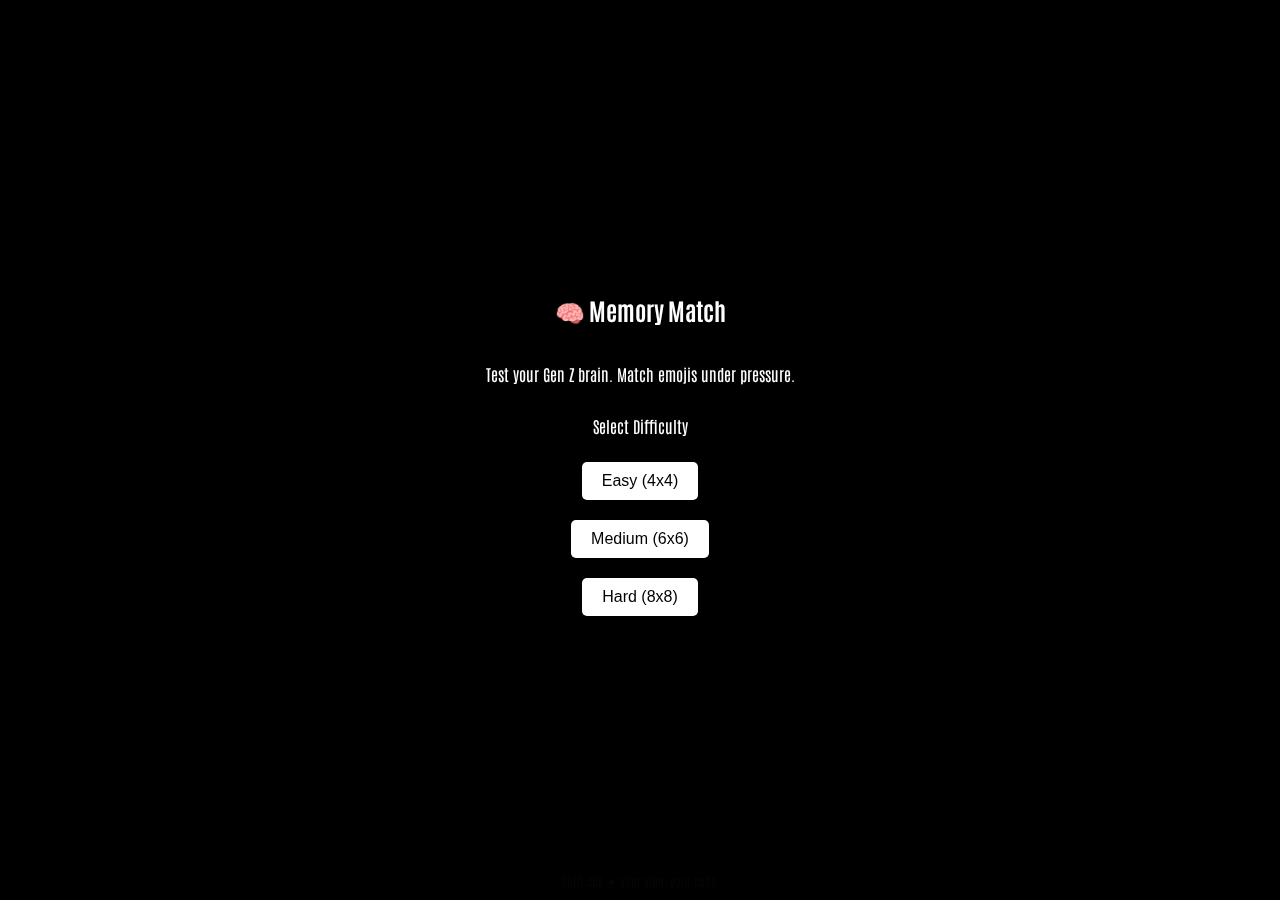
<file: MemoryMatch.html>
<!DOCTYPE html>
<html lang="en">
<head>
  <meta charset="UTF-8" />
  <meta name="viewport" content="width=device-width, initial-scale=1.0"/>
  <title>🧠 Memory Match</title>
  <style>
    @import url('https://fonts.googleapis.com/css2?family=Antonio:wght@400;700&display=swap');

    body {
      margin: 0;
      font-family: 'Antonio', sans-serif;
      background: #000;
      color: #fff;
      overflow-x: hidden;
    }

    .game-container {
      display: flex;
      flex-direction: column;
      align-items: center;
      justify-content: center;
      padding: 20px;
    }

    .scoreboard {
      margin-bottom: 10px;
      font-size: 1.2em;
    }

    .grid {
      display: grid;
      gap: 10px;
      justify-content: center;
      margin-bottom: 20px;
    }

    .card {
      background: #111;
      border: 2px solid #fff;
      border-radius: 10px;
      font-size: 2em;
      width: 60px;
      height: 60px;
      display: flex;
      align-items: center;
      justify-content: center;
      cursor: pointer;
      transition: transform 0.3s;
    }

    .card.flipped {
      background: #fff;
      color: #000;
      transform: scale(1.1);
    }

    .popup {
      position: fixed;
      top: 0;
      left: 0;
      width: 100%;
      height: 100%;
      background: rgba(0,0,0,0.9);
      display: flex;
      justify-content: center;
      align-items: center;
      flex-direction: column;
      z-index: 100;
    }

    .popup h2 {
      margin-bottom: 20px;
    }

    .popup button {
      padding: 10px 20px;
      margin: 10px;
      background: #fff;
      color: #000;
      font-size: 1em;
      border: none;
      border-radius: 5px;
      cursor: pointer;
    }

    .watermark {
      position: fixed;
      bottom: 10px;
      opacity: 0.2;
      font-size: 0.8em;
      text-align: center;
      width: 100%;
    }

    .floating-emoji {
      position: absolute;
      font-size: 2em;
      animation: floatUp 1.5s ease-out forwards;
    }

    @keyframes floatUp {
      from { opacity: 1; transform: translateY(0); }
      to { opacity: 0; transform: translateY(-100px); }
    }
  </style>
</head>
<body>

<div class="popup" id="startPopup">
  <h2>🧠 Memory Match</h2>
  <p>Test your Gen Z brain. Match emojis under pressure.</p>
  <p>Select Difficulty</p>
  <button onclick="startGame('easy')">Easy (4x4)</button>
  <button onclick="startGame('medium')">Medium (6x6)</button>
  <button onclick="startGame('hard')">Hard (8x8)</button>
</div>

<div class="game-container" id="gameContainer" style="display:none;">
  <div class="scoreboard">
    <span id="score">Score: 0</span> |
    <span id="timer">Time: 0s</span>
  </div>
  <div class="grid" id="grid"></div>
</div>

<div class="popup" id="endPopup" style="display:none;">
  <h2>🎉 You did it!</h2>
  <p id="finalScoreText"></p>
  <p>📸 Take a screenshot and tag <b>@cutit.sbs</b> on Instagram or X to win exciting prizes!</p>
  <a href="https://cutit.sbs/games" style="color:#0ff;">🏠 Go Home</a>
  <button onclick="location.reload()">Play Again</button>
</div>

<div class="watermark">CutIt.sbs ✦ your vibe. your code.</div>

<script>
  const emojiSet = ['🐶','🐱','🐭','🐹','🐰','🦊','🐻','🐼','🐨','🐯','🦁','🐮','🐷','🐸','🐵','🦄','🐝','🐙','🐠','🦋','🌈','⚡','🔥','🎉','💎','🌟','🎈','🍕','🍟','🍔','🍩','🍉','🍓','🎮','📱','💻','🎧','📷','📚','✏️','💡','🔑','🚀','🏆','🧠'];

  let grid = document.getElementById('grid');
  let startPopup = document.getElementById('startPopup');
  let endPopup = document.getElementById('endPopup');
  let scoreEl = document.getElementById('score');
  let timerEl = document.getElementById('timer');
  let finalScoreText = document.getElementById('finalScoreText');

  let timer = 0;
  let score = 0;
  let interval;
  let flipped = [];
  let matched = 0;

  function startGame(difficulty) {
    startPopup.style.display = 'none';
    document.getElementById('gameContainer').style.display = 'flex';

    let pairs;
    if (difficulty === 'easy') pairs = 8;
    else if (difficulty === 'medium') pairs = 18;
    else pairs = 32;

    let emojis = [...emojiSet].sort(() => 0.5 - Math.random()).slice(0, pairs);
    let cards = [...emojis, ...emojis].sort(() => 0.5 - Math.random());

    const gridSize = Math.sqrt(cards.length);
    grid.style.gridTemplateColumns = `repeat(${gridSize}, 60px)`;

    cards.forEach(emoji => {
      const card = document.createElement('div');
      card.className = 'card';
      card.innerText = '';
      card.dataset.emoji = emoji;
      card.onclick = () => flipCard(card);
      grid.appendChild(card);
    });

    interval = setInterval(() => {
      timer++;
      timerEl.innerText = 'Time: ' + timer + 's';
    }, 1000);
  }

  function flipCard(card) {
    if (flipped.length >= 2 || card.classList.contains('flipped')) return;
    card.innerText = card.dataset.emoji;
    card.classList.add('flipped');
    flipped.push(card);

    if (flipped.length === 2) {
      if (flipped[0].dataset.emoji === flipped[1].dataset.emoji) {
        score += 10;
        scoreEl.innerText = 'Score: ' + score;
        showFloatingEmoji(card.dataset.emoji);
        flipped = [];
        matched += 2;
        if (matched === grid.children.length) endGame();
      } else {
        setTimeout(() => {
          flipped.forEach(c => {
            c.innerText = '';
            c.classList.remove('flipped');
          });
          flipped = [];
        }, 800);
      }
    }
  }

  function endGame() {
    clearInterval(interval);
    endPopup.style.display = 'flex';
    finalScoreText.innerText = `Your Score: ${score} | Time: ${timer}s`;
  }

  function showFloatingEmoji(emoji) {
    const float = document.createElement('div');
    float.className = 'floating-emoji';
    float.innerText = emoji;
    float.style.left = Math.random() * 90 + '%';
    float.style.top = '80%';
    document.body.appendChild(float);
    setTimeout(() => float.remove(), 1500);
  }
</script>

</body>
</html>
</file>
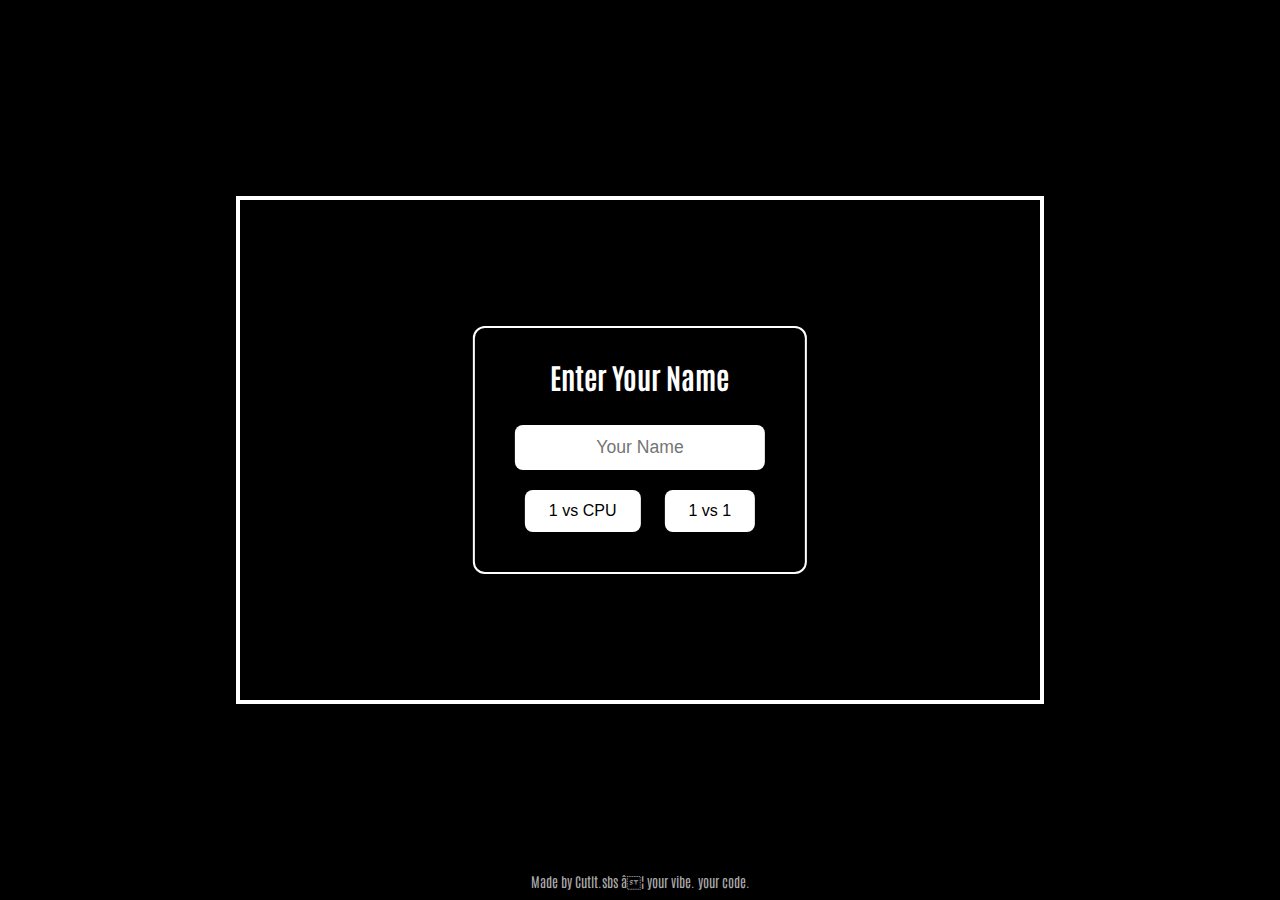
<file: pingpong.html>
<!DOCTYPE html>
<html lang="en">
<head>
    <meta charset="UTF-8" />
    <meta name="viewport" content="width=device-width, initial-scale=1.0" />
    <title>CutIt.sbs Ping Pong</title>
    <link href="https://fonts.googleapis.com/css2?family=Antonio:wght@400;700&display=swap" rel="stylesheet" />
    <style>
        * {
            margin: 0;
            padding: 0;
            box-sizing: border-box;
        }
        html, body {
            height: 100%;
            width: 100%;
            background-color: #000;
            color: #fff;
            font-family: 'Antonio', sans-serif;
            overflow: hidden;
        }
        body {
            display: flex;
            justify-content: center;
            align-items: center;
            flex-direction: column;
        }
        canvas {
            background-color: #000;
            border: 4px solid #fff;
            display: block;
        }
        #startPopup {
            position: fixed;
            top: 50%;
            left: 50%;
            transform: translate(-50%, -50%);
            background-color: #000;
            border: 2px solid #fff;
            padding: 30px 40px;
            border-radius: 12px;
            z-index: 1000;
            text-align: center;
        }
        #startPopup h2 {
            font-size: 1.8rem;
            margin-bottom: 20px;
        }
        input {
            padding: 12px;
            margin: 10px 0;
            width: 100%;
            font-size: 1.1rem;
            border: none;
            border-radius: 8px;
            text-align: center;
        }
        .mode-btn {
            background-color: #fff;
            color: #000;
            font-size: 1rem;
            padding: 12px 24px;
            margin: 10px;
            border: none;
            border-radius: 8px;
            cursor: pointer;
        }
        footer.watermark {
            position: absolute;
            bottom: 10px;
            width: 100%;
            text-align: center;
            font-size: 0.85rem;
            color: #aaa;
            pointer-events: none;
        }
    </style>
</head>
<body>
    <div id="startPopup">
        <h2>Enter Your Name</h2>
        <input type="text" id="playerName" placeholder="Your Name" />
        <div>
            <button class="mode-btn" onclick="startGame('cpu')">1 vs CPU</button>
            <button class="mode-btn" onclick="startGame('1v1')">1 vs 1</button>
        </div>
    </div>

    <canvas id="gameCanvas" width="800" height="500"></canvas>
    <footer class="watermark">Made by CutIt.sbs â¦ your vibe. your code.</footer>

    <script>
        const canvas = document.getElementById('gameCanvas');
        const ctx = canvas.getContext('2d');
        let paddleHeight = 100, paddleWidth = 10, ballSize = 10;
        let playerY = 200, opponentY = 200;
        let ballX = canvas.width / 2, ballY = canvas.height / 2;
        let ballSpeedX = 4, ballSpeedY = 3;
        let gameMode = 'cpu';
        let playerName = '';
        let upPressed = false, downPressed = false;
        let wPressed = false, sPressed = false;

        function drawEverything() {
            ctx.clearRect(0, 0, canvas.width, canvas.height);
            ctx.fillStyle = '#fff';
            ctx.fillRect(0, playerY, paddleWidth, paddleHeight); // player
            ctx.fillRect(canvas.width - paddleWidth, opponentY, paddleWidth, paddleHeight); // CPU or 2nd player
            ctx.beginPath();
            ctx.arc(ballX, ballY, ballSize, 0, Math.PI * 2);
            ctx.fill();
        }

        function moveEverything() {
            ballX += ballSpeedX;
            ballY += ballSpeedY;

            if (ballY <= 0 || ballY >= canvas.height) ballSpeedY *= -1;

            // Player collision
            if (ballX <= paddleWidth && ballY > playerY && ballY < playerY + paddleHeight) {
                ballSpeedX *= -1;
            }
            // Opponent collision
            if (ballX >= canvas.width - paddleWidth &&
                ballY > opponentY && ballY < opponentY + paddleHeight) {
                ballSpeedX *= -1;
            }

            // CPU movement
            if (gameMode === 'cpu') {
                if (opponentY + paddleHeight / 2 < ballY) opponentY += 3;
                else opponentY -= 3;
            }

            // Player control
            if (upPressed) playerY -= 6;
            if (downPressed) playerY += 6;

            if (gameMode === '1v1') {
                if (wPressed) opponentY -= 6;
                if (sPressed) opponentY += 6;
            }

            // Reset ball
            if (ballX < 0 || ballX > canvas.width) {
                ballX = canvas.width / 2;
                ballY = canvas.height / 2;
                ballSpeedX *= -1;
            }

            // Limit paddle bounds
            playerY = Math.max(0, Math.min(canvas.height - paddleHeight, playerY));
            opponentY = Math.max(0, Math.min(canvas.height - paddleHeight, opponentY));
        }

        function gameLoop() {
            moveEverything();
            drawEverything();
            requestAnimationFrame(gameLoop);
        }

        function startGame(mode) {
            gameMode = mode;
            playerName = document.getElementById('playerName').value || 'Player';
            document.getElementById('startPopup').style.display = 'none';
            gameLoop();
        }

        // Keyboard support
        window.addEventListener('keydown', (e) => {
            if (e.key === 'ArrowUp') upPressed = true;
            if (e.key === 'ArrowDown') downPressed = true;
            if (e.key === 'w') wPressed = true;
            if (e.key === 's') sPressed = true;
        });
        window.addEventListener('keyup', (e) => {
            if (e.key === 'ArrowUp') upPressed = false;
            if (e.key === 'ArrowDown') downPressed = false;
            if (e.key === 'w') wPressed = false;
            if (e.key === 's') sPressed = false;
        });
    </script>
</body>
</html>
</file>
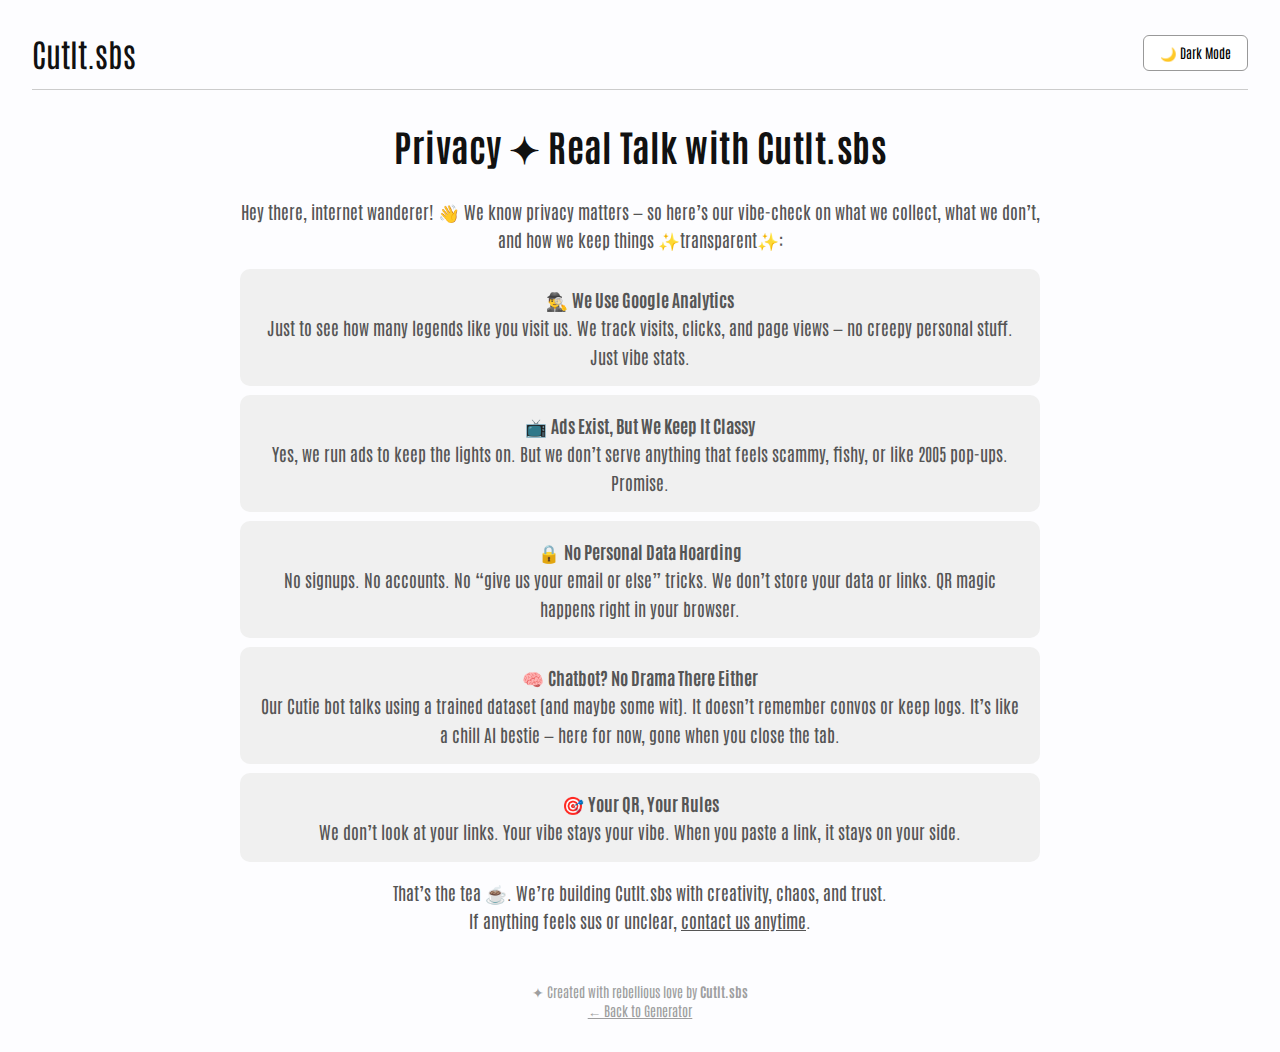
<file: privacy.html>
<!DOCTYPE html>
<html lang="en">
<head>
  <meta charset="UTF-8" />
  <meta name="viewport" content="width=device-width, initial-scale=1.0"/>
  <title>CutIt.sbs ✦ Privacy Policy</title>
  <link href="https://fonts.googleapis.com/css2?family=Antonio:wght@700&display=swap" rel="stylesheet" />
  <style>
    * { margin: 0; padding: 0; box-sizing: border-box; font-family: 'Antonio', sans-serif; }
    body { background: #fdfdff; color: #111; padding: 2rem; transition: background 0.3s, color 0.3s; }
    .dark-mode { background: #111; color: #fdfdff; }
    header { display: flex; justify-content: space-between; align-items: center; border-bottom: 1px solid #ccc; padding-bottom: 1rem; }
    .logo { font-size: 2rem; }
    .toggle-btn {
      padding: 0.5rem 1rem; border-radius: 6px; border: 1px solid #999;
      background: white; cursor: pointer;
    }
    .dark-mode .toggle-btn { background: #222; color: #fff; }
    .container {
      max-width: 800px; margin: auto; text-align: center;
      padding-top: 2rem;
    }
    h1 {
      font-size: 2.3rem; margin-bottom: 1.5rem;
      letter-spacing: 0.5px;
    }
    p, li {
      font-size: 1.1rem;
      margin: 1rem 0;
      color: #555;
      line-height: 1.6;
    }
    ul {
      list-style: none;
      padding-left: 0;
      margin-top: 1rem;
    }
    li {
      background: #f0f0f0;
      margin: 0.6rem 0;
      padding: 1rem;
      border-radius: 10px;
    }
    .dark-mode li {
      background: #1c1c1c;
      color: #eee;
    }
    footer {
      margin-top: 3rem;
      font-size: 0.85rem;
      color: #777;
      text-align: center;
      opacity: 0.7;
    }
    a { color: inherit; text-decoration: underline; }
  </style>
</head>
<body>
  <header>
    <div class="logo">CutIt.sbs</div>
    <button class="toggle-btn" onclick="toggleDarkMode()">🌙 Dark Mode</button>
  </header>

  <div class="container">
    <h1>Privacy ✦ Real Talk with CutIt.sbs</h1>
    <p>Hey there, internet wanderer! 👋 We know privacy matters — so here’s our vibe-check on what we collect, what we don’t, and how we keep things ✨transparent✨:</p>

    <ul>
      <li>🕵️‍♂️ <strong>We Use Google Analytics</strong><br>
        Just to see how many legends like you visit us. We track visits, clicks, and page views — no creepy personal stuff. Just vibe stats.</li>

      <li>📺 <strong>Ads Exist, But We Keep It Classy</strong><br>
        Yes, we run ads to keep the lights on. But we don’t serve anything that feels scammy, fishy, or like 2005 pop-ups. Promise.</li>

      <li>🔒 <strong>No Personal Data Hoarding</strong><br>
        No signups. No accounts. No “give us your email or else” tricks. We don’t store your data or links. QR magic happens right in your browser.</li>

      <li>🧠 <strong>Chatbot? No Drama There Either</strong><br>
        Our Cutie bot talks using a trained dataset (and maybe some wit). It doesn’t remember convos or keep logs. It’s like a chill AI bestie — here for now, gone when you close the tab.</li>

      <li>🎯 <strong>Your QR, Your Rules</strong><br>
        We don’t look at your links. Your vibe stays your vibe. When you paste a link, it stays on your side.</li>
    </ul>

    <p>
      That’s the tea ☕. We’re building CutIt.sbs with creativity, chaos, and trust. <br>
      If anything feels sus or unclear, <a href="contact.html">contact us anytime</a>.
    </p>

    <footer>
      ✦ Created with rebellious love by <strong>CutIt.sbs</strong><br/>
      <a href="index.html">← Back to Generator</a>
    </footer>
  </div>

  <script>
    function toggleDarkMode() {
      document.body.classList.toggle('dark-mode');
    }
  </script>
</body>
</html>
</file>
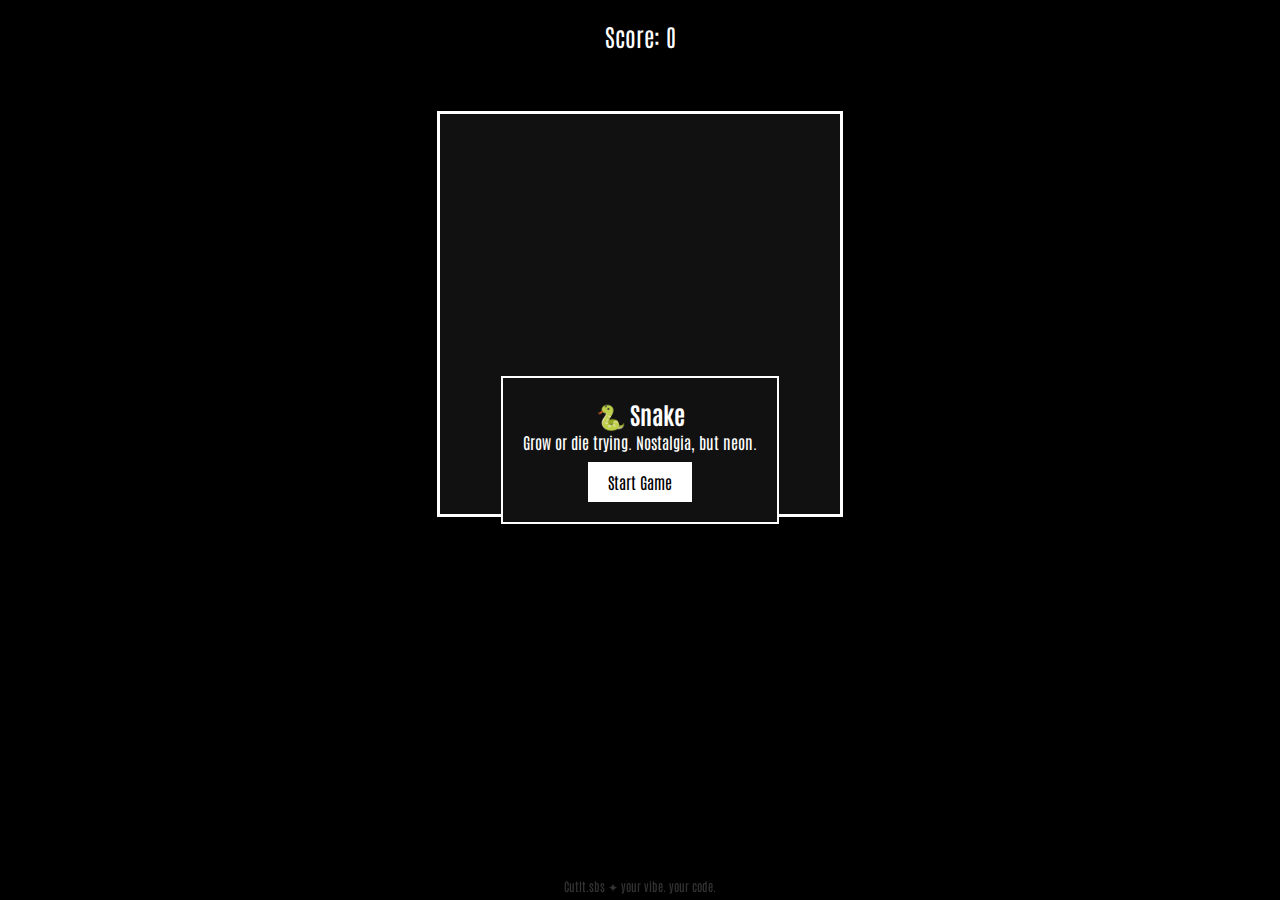
<file: snakegame.html>
<!DOCTYPE html>
<html lang="en">
<head>
  <!-- Google tag (gtag.js) -->
<script async src="https://www.googletagmanager.com/gtag/js?id=G-70PVFGLP9G"></script>
<script>
  window.dataLayer = window.dataLayer || [];
  function gtag(){dataLayer.push(arguments);}
  gtag('js', new Date());

  gtag('config', 'G-70PVFGLP9G');
</script>
  <meta charset="UTF-8">
  <title>🐍 Snake – CutIt.sbs</title>
  <meta name="viewport" content="width=device-width, initial-scale=1.0">
  <style>
    @import url('https://fonts.googleapis.com/css2?family=Antonio:wght@500&display=swap');
    * { box-sizing: border-box; margin: 0; padding: 0; font-family: 'Antonio', sans-serif; }
    body {
      background: black;
      color: white;
      display: flex;
      flex-direction: column;
      align-items: center;
      justify-content: flex-start;
      height: 100vh;
      overflow: hidden;
    }
    canvas {
      background: #111;
      margin-top: 60px;
      border: 3px solid #fff;
      image-rendering: pixelated;
    }
    #score {
      font-size: 24px;
      margin-top: 20px;
    }
    .popup, .startPopup {
      position: absolute;
      top: 50%; left: 50%;
      transform: translate(-50%, -50%);
      background: #111;
      color: #fff;
      border: 2px solid #fff;
      padding: 20px;
      text-align: center;
      display: none;
      z-index: 999;
    }
    .popup button, .startPopup button {
      background: #fff;
      color: #000;
      border: none;
      padding: 10px 20px;
      margin-top: 10px;
      font-size: 16px;
      cursor: pointer;
    }
    .emoji {
      position: absolute;
      font-size: 24px;
      pointer-events: none;
      animation: float 1s ease-out forwards;
    }
    @keyframes float {
      0% { transform: translateY(0); opacity: 1; }
      100% { transform: translateY(-50px); opacity: 0; }
    }
    .watermark {
      position: fixed;
      bottom: 5px;
      width: 100%;
      text-align: center;
      font-size: 12px;
      color: rgba(255, 255, 255, 0.2);
    }
  </style>
</head>
<body>
  <div id="score">Score: 0</div>
  <canvas id="game" width="400" height="400"></canvas>
  <div class="popup" id="gameOverPopup">
    <h2>Game Over</h2>
    <p id="finalScoreText"></p>
    <p>📸 Click a pic & tag us to win!</p>
    <p>Instagram: <strong>@cutit.sbs</strong> | X: <strong>@cutitsbs</strong></p>
    <button onclick="startGame()">Play Again</button>
    <button onclick="location.href='https://cutit.sbs/games'">Home</button>
  </div>
  <div class="startPopup" id="startPopup">
    <h2>🐍 Snake</h2>
    <p>Grow or die trying. Nostalgia, but neon.</p>
    <button onclick="startGame()">Start Game</button>
  </div>
  <div class="watermark">CutIt.sbs ✦ your vibe. your code.</div>

  <script>
    const canvas = document.getElementById("game");
    const ctx = canvas.getContext("2d");
    const box = 20;
    let score = 0;
    let snake = [];
    let direction = "RIGHT";
    let food = {};
    let gameInterval;
    let level = 1;
    let speed = 200; // ms
    const popup = document.getElementById("gameOverPopup");
    const startPopup = document.getElementById("startPopup");

    function init() {
      snake = [{ x: 9 * box, y: 10 * box }];
      direction = "RIGHT";
      score = 0;
      level = 1;
      speed = 200;
      generateFood();
      clearInterval(gameInterval);
      gameInterval = setInterval(draw, speed);
      updateScore();
    }

    function draw() {
      ctx.fillStyle = "#111";
      ctx.fillRect(0, 0, canvas.width, canvas.height);

      for (let i = 0; i < snake.length; i++) {
        ctx.fillStyle = i === 0 ? "#0f0" : "#0ff";
        ctx.fillRect(snake[i].x, snake[i].y, box, box);
      }

      ctx.fillStyle = "#f00";
      ctx.fillRect(food.x, food.y, box, box);

      let headX = snake[0].x;
      let headY = snake[0].y;

      if (direction === "LEFT") headX -= box;
      if (direction === "UP") headY -= box;
      if (direction === "RIGHT") headX += box;
      if (direction === "DOWN") headY += box;

      if (
        headX < 0 || headX >= canvas.width ||
        headY < 0 || headY >= canvas.height ||
        collision({ x: headX, y: headY }, snake)
      ) {
        clearInterval(gameInterval);
        document.getElementById("finalScoreText").textContent = `Score: ${score}`;
        popup.style.display = "block";
        return;
      }

      let newHead = { x: headX, y: headY };
      if (headX === food.x && headY === food.y) {
        score++;
        level = Math.floor(score / 5) + 1;
        speed = Math.max(60, 200 - (level * 10));
        clearInterval(gameInterval);
        gameInterval = setInterval(draw, speed);
        generateFood();
        showEmoji();
      } else {
        snake.pop();
      }
      snake.unshift(newHead);
      updateScore();
    }

    function generateFood() {
      food = {
        x: Math.floor(Math.random() * (canvas.width / box)) * box,
        y: Math.floor(Math.random() * (canvas.height / box)) * box
      };
    }

    function collision(head, array) {
      return array.some(segment => head.x === segment.x && head.y === segment.y);
    }

    function updateScore() {
      document.getElementById("score").textContent = `Score: ${score} | Level: ${level}`;
    }

    document.addEventListener("keydown", e => {
      if (e.key === "ArrowLeft" && direction !== "RIGHT") direction = "LEFT";
      if (e.key === "ArrowUp" && direction !== "DOWN") direction = "UP";
      if (e.key === "ArrowRight" && direction !== "LEFT") direction = "RIGHT";
      if (e.key === "ArrowDown" && direction !== "UP") direction = "DOWN";
    });

    function showEmoji() {
      const emoji = document.createElement("div");
      emoji.classList.add("emoji");
      emoji.textContent = "✨";
      emoji.style.left = food.x + "px";
      emoji.style.top = food.y + "px";
      document.body.appendChild(emoji);
      setTimeout(() => emoji.remove(), 1000);
    }

    // Touch controls
    let touchStartX = 0, touchStartY = 0;
    canvas.addEventListener("touchstart", e => {
      touchStartX = e.touches[0].clientX;
      touchStartY = e.touches[0].clientY;
    });
    canvas.addEventListener("touchmove", e => {
      const dx = e.touches[0].clientX - touchStartX;
      const dy = e.touches[0].clientY - touchStartY;
      if (Math.abs(dx) > Math.abs(dy)) {
        if (dx < 0 && direction !== "RIGHT") direction = "LEFT";
        if (dx > 0 && direction !== "LEFT") direction = "RIGHT";
      } else {
        if (dy < 0 && direction !== "DOWN") direction = "UP";
        if (dy > 0 && direction !== "UP") direction = "DOWN";
      }
      touchStartX = e.touches[0].clientX;
      touchStartY = e.touches[0].clientY;
    });

    function startGame() {
      popup.style.display = "none";
      startPopup.style.display = "none";
      init();
    }

    window.onload = () => {
      startPopup.style.display = "block";
    }
  </script>
</body>
</html>
</file>
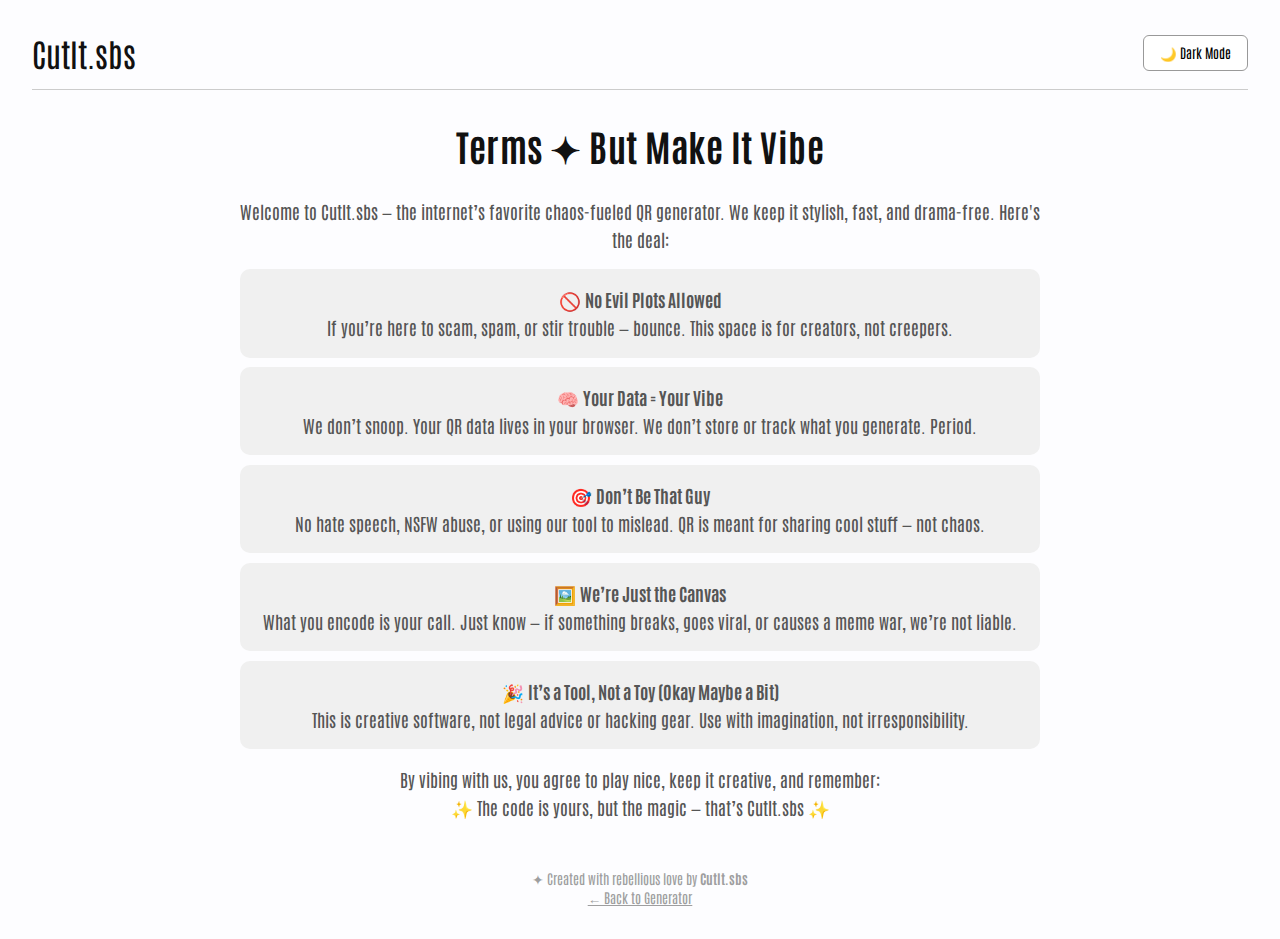
<file: terms.html>
<!DOCTYPE html>
<html lang="en">
<head>
  <script async src="https://pagead2.googlesyndication.com/pagead/js/adsbygoogle.js?client=ca-pub-8293893762783273"
     crossorigin="anonymous"></script>
  <!-- Google tag (gtag.js) -->
<script async src="https://www.googletagmanager.com/gtag/js?id=G-70PVFGLP9G"></script>
<script>
  window.dataLayer = window.dataLayer || [];
  function gtag(){dataLayer.push(arguments);}
  gtag('js', new Date());

  gtag('config', 'G-70PVFGLP9G');
</script>
  <meta charset="UTF-8" />
  <meta name="viewport" content="width=device-width, initial-scale=1.0"/>
  <title>CutIt.sbs ✦ Terms & Conditions</title>
  <link href="https://fonts.googleapis.com/css2?family=Antonio:wght@700&display=swap" rel="stylesheet" />
  <style>
    * { margin: 0; padding: 0; box-sizing: border-box; font-family: 'Antonio', sans-serif; }
    body { background: #fdfdff; color: #111; padding: 2rem; transition: background 0.3s, color 0.3s; }
    .dark-mode { background: #111; color: #fdfdff; }
    header { display: flex; justify-content: space-between; align-items: center; border-bottom: 1px solid #ccc; padding-bottom: 1rem; }
    .logo { font-size: 2rem; }
    .toggle-btn {
      padding: 0.5rem 1rem; border-radius: 6px; border: 1px solid #999;
      background: white; cursor: pointer;
    }
    .dark-mode .toggle-btn { background: #222; color: #fff; }
    .container {
      max-width: 800px; margin: auto; text-align: center;
      padding-top: 2rem;
    }
    h1 {
      font-size: 2.3rem; margin-bottom: 1.5rem;
      letter-spacing: 0.5px;
    }
    p, li {
      font-size: 1.1rem;
      margin: 1rem 0;
      color: #555;
      line-height: 1.6;
    }
    ul {
      list-style: none;
      padding-left: 0;
      margin-top: 1rem;
    }
    li {
      background: #f0f0f0;
      margin: 0.6rem 0;
      padding: 1rem;
      border-radius: 10px;
    }
    .dark-mode li {
      background: #1c1c1c;
      color: #eee;
    }
    footer {
      margin-top: 3rem;
      font-size: 0.85rem;
      color: #777;
      text-align: center;
      opacity: 0.7;
    }
    a { color: inherit; text-decoration: underline; }
  </style>
</head>
<body>
  <header>
    <div class="logo">CutIt.sbs</div>
    <button class="toggle-btn" onclick="toggleDarkMode()">🌙 Dark Mode</button>
  </header>

  <div class="container">
    <h1>Terms ✦ But Make It Vibe</h1>
    <p>Welcome to CutIt.sbs — the internet’s favorite chaos-fueled QR generator. We keep it stylish, fast, and drama-free. Here's the deal:</p>

    <ul>
      <li>🚫 <strong>No Evil Plots Allowed</strong><br>If you’re here to scam, spam, or stir trouble — bounce. This space is for creators, not creepers.</li>

      <li>🧠 <strong>Your Data = Your Vibe</strong><br>We don’t snoop. Your QR data lives in your browser. We don’t store or track what you generate. Period.</li>

      <li>🎯 <strong>Don’t Be That Guy</strong><br>No hate speech, NSFW abuse, or using our tool to mislead. QR is meant for sharing cool stuff — not chaos.</li>

      <li>🖼️ <strong>We’re Just the Canvas</strong><br>What you encode is your call. Just know — if something breaks, goes viral, or causes a meme war, we’re not liable.</li>

      <li>🎉 <strong>It’s a Tool, Not a Toy (Okay Maybe a Bit)</strong><br>This is creative software, not legal advice or hacking gear. Use with imagination, not irresponsibility.</li>
    </ul>

    <p>
      By vibing with us, you agree to play nice, keep it creative, and remember:
      <br>✨ The code is yours, but the magic — that’s CutIt.sbs ✨
    </p>

    <footer>
      ✦ Created with rebellious love by <strong>CutIt.sbs</strong><br/>
      <a href="index.html">← Back to Generator</a>
    </footer>
  </div>

  <script>
    function toggleDarkMode() {
      document.body.classList.toggle('dark-mode');
    }
  </script>
</body>
</html>
</file>
